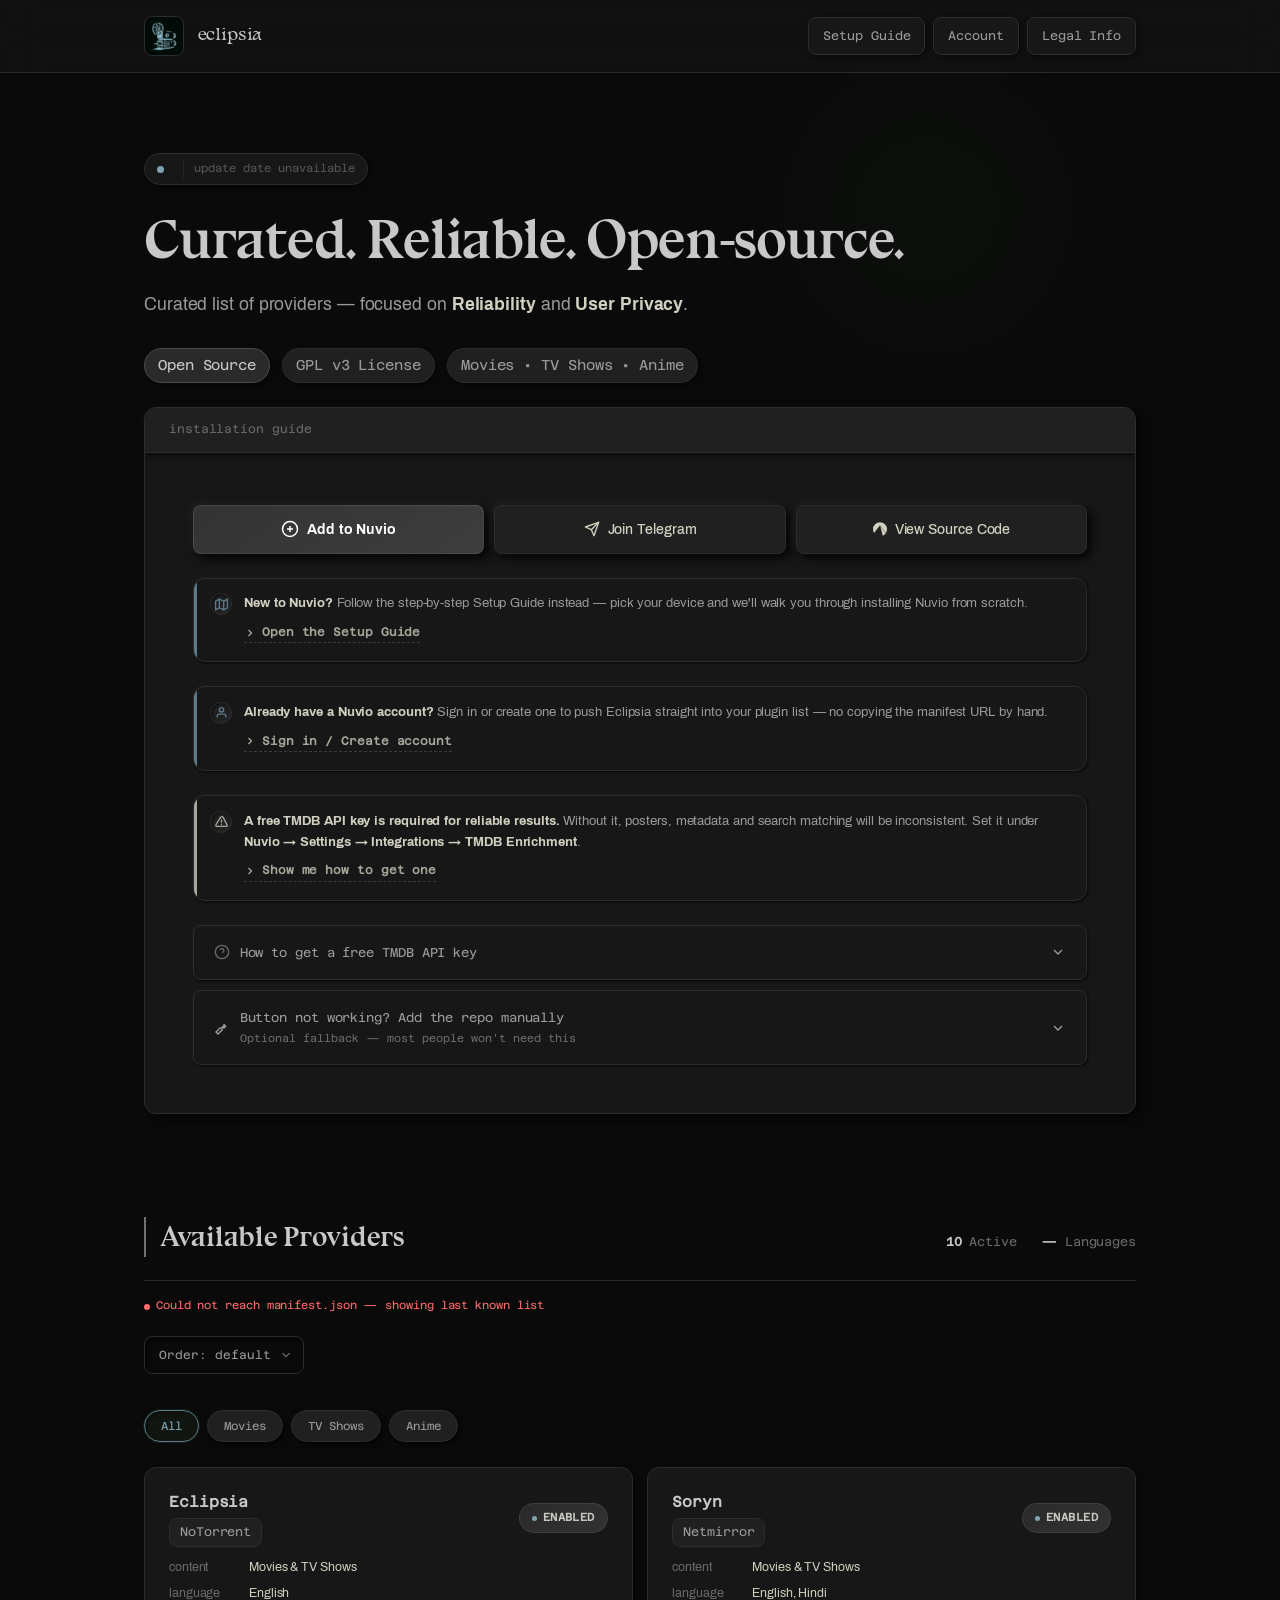
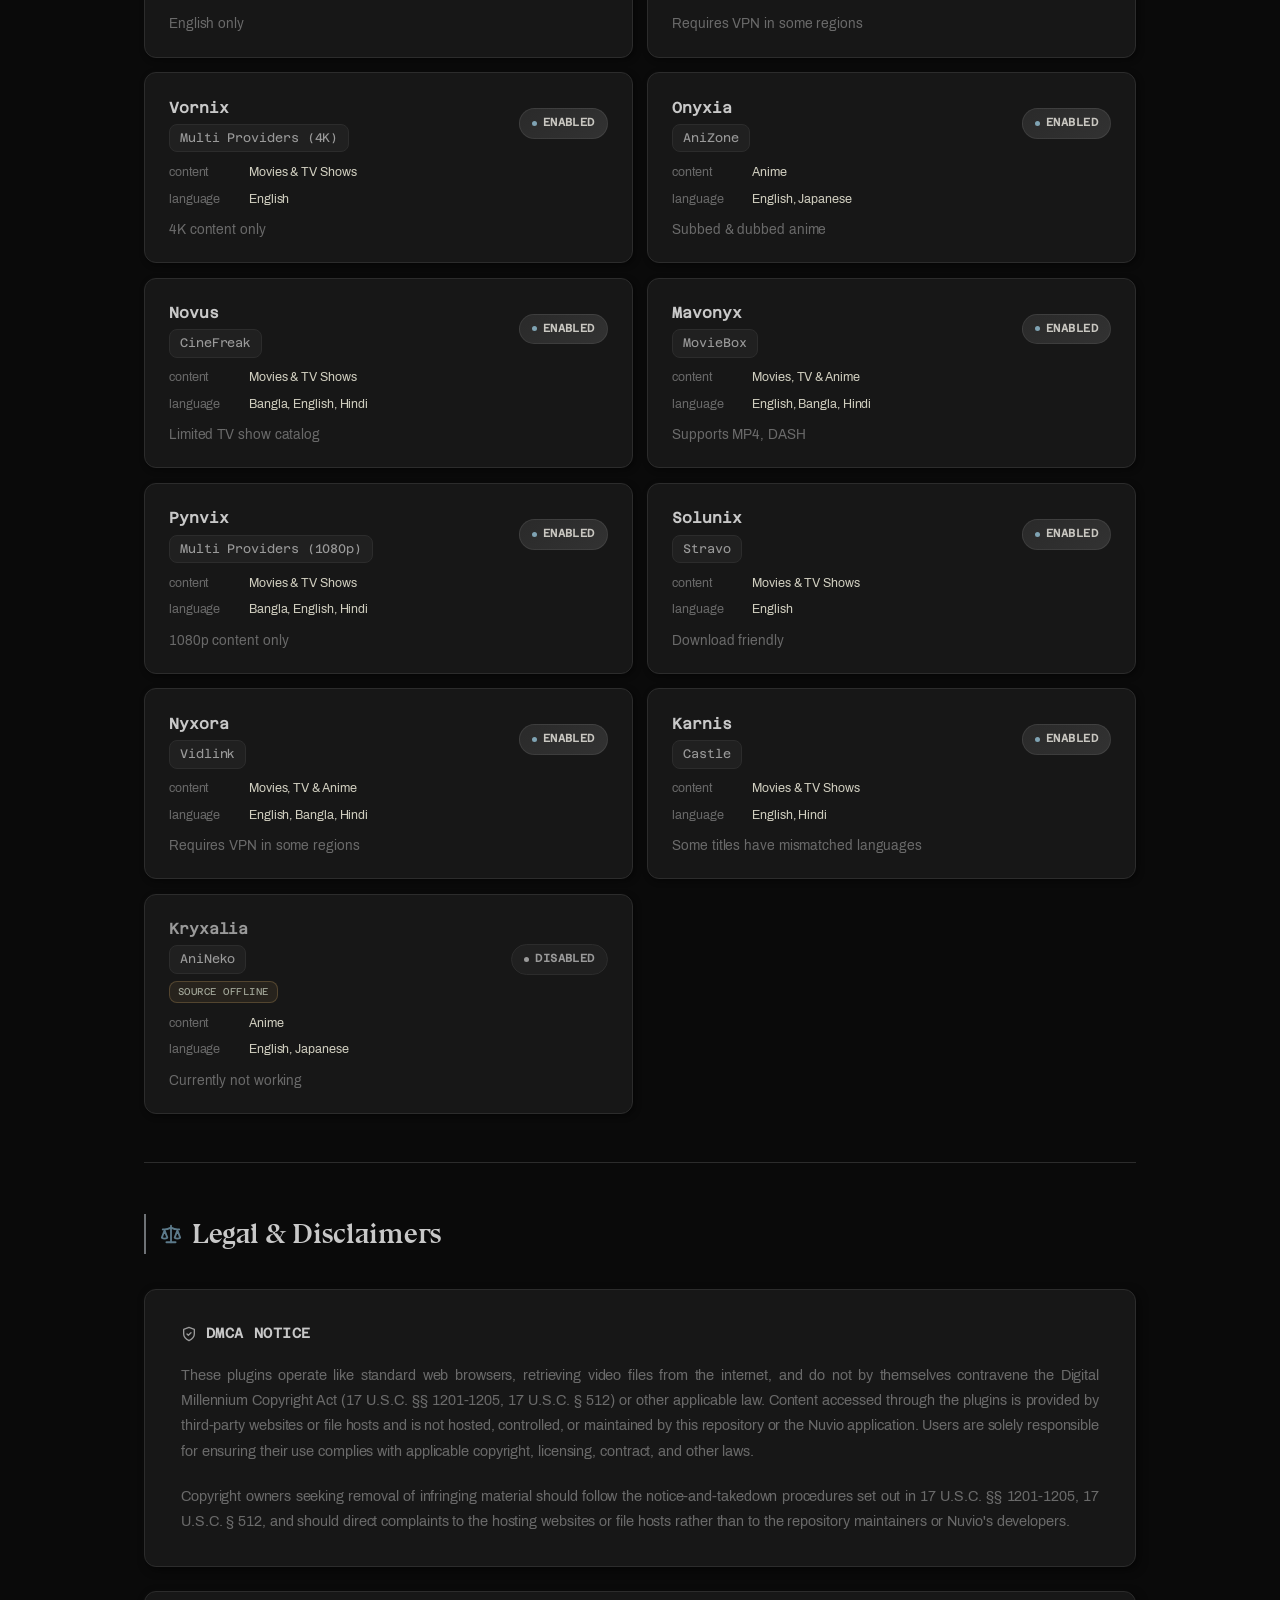
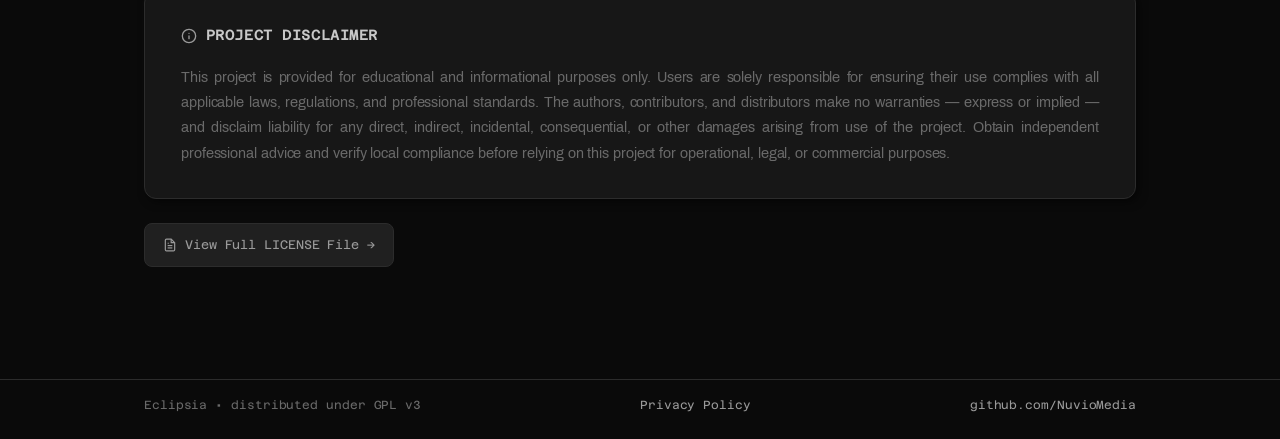
<file: index.html>
<!doctype html>
<html lang="en" data-scroll-behavior="smooth">
<head>
  <meta charset="utf-8">
  <meta name="viewport" content="width=device-width, initial-scale=1, viewport-fit=cover">
    <meta name="mobile-web-app-capable" content="yes">
    <meta name="apple-mobile-web-app-capable" content="yes">
    <meta name="apple-mobile-web-app-status-bar-style" content="black-translucent">
    <meta name="apple-mobile-web-app-title" content="Eclipsia">
    <meta name="format-detection" content="telephone=no">
  <meta name="theme-color" content="#0a0a0a">
  <meta name="referrer" content="no-referrer">
  <meta http-equiv="Content-Security-Policy" content="
    default-src 'self';
    style-src 'self' 'unsafe-inline';
    font-src 'self';
    img-src 'self' data:;
    connect-src 'self' https://codeberg.org;
    script-src 'self';
    base-uri 'self';
    form-action 'none';
  ">
  <meta http-equiv="Permissions-Policy" content="camera=(), microphone=(), geolocation=(), payment=(), usb=(), interest-cohort=()">
  <link rel="icon" type="image/png" href="assets/icon.png">
  <link rel="apple-touch-icon" href="assets/logo.png">

  <title>Eclipsia</title>
  <meta name="description" content="A curated, open-source collection of providers for Nuvio">
  <link rel="stylesheet" href="assets/css/styles.css">
</head>

<body>
  <div class="app-wrapper">
    <header class="site-header">
      <div class="wrap header-inner">
        <div class="brand">
          <div class="brand-icon" aria-hidden="true">
            <img src="assets/logo.png" alt="Eclipsia">
          </div>
          <span class="brand-name">eclipsia</span>
        </div>
        <div class="header-nav-links">
          <a href="guide/" class="nav-action">Setup Guide</a>
          <a href="accounts/" class="nav-action">Account</a>
          <a href="#legal" class="nav-action">Legal Info</a>
        </div>
        <button class="nav-toggle" id="navToggle" type="button" aria-expanded="false" aria-controls="mobileNav" aria-label="Open menu">
          <svg class="nav-toggle-icon icon-menu" viewBox="0 0 24 24" fill="none" stroke="currentColor" stroke-width="2" stroke-linecap="round" stroke-linejoin="round">
            <line x1="3" y1="6" x2="21" y2="6"/>
            <line x1="3" y1="12" x2="21" y2="12"/>
            <line x1="3" y1="18" x2="21" y2="18"/>
          </svg>
          <svg class="nav-toggle-icon icon-close" viewBox="0 0 24 24" fill="none" stroke="currentColor" stroke-width="2" stroke-linecap="round" stroke-linejoin="round">
            <line x1="18" y1="6" x2="6" y2="18"/>
            <line x1="6" y1="6" x2="18" y2="18"/>
          </svg>
        </button>
      </div>
      <div class="mobile-nav" id="mobileNav">
        <a href="#legal" class="mobile-nav-link">Legal Info</a>
      </div>
    </header>

    <main class="wrap">

      <section class="hero" id="heroSection">
        <div class="eyebrow"><a id="manifestVersion" href="https://codeberg.org/eclipsia/eclipsia-nuvio/commits/branch/main" target="_blank" rel="noopener noreferrer" referrerpolicy="no-referrer" style="color:inherit;border-bottom:1px dashed var(--line-strong);padding-bottom:1px;" title="View changelog"></a><span class="updated" id="lastUpdated">syncing…</span></div>

        <h1 class="hero-title">Curated. Reliable. Open-source.</h1>

        <p class="hero-description">
          Curated list of providers — focused on <strong>Reliability</strong> and <strong>User Privacy</strong>.
        </p>

        <div class="hero-meta">
          <span class="meta-badge primary">Open Source</span>
          <span class="meta-badge">GPL v3 License</span>
          <span class="meta-badge">Movies • TV Shows  • Anime</span>
        </div>

        <a class="btn btn-add-top btn-primary" id="btnAddTop" href="nuvio://repo?url=https://codeberg.org/eclipsia/eclipsia-nuvio/raw/branch/main/stable/manifest.json">
          <svg width="18" height="18" viewBox="0 0 24 24" fill="none" stroke="currentColor" stroke-width="2">
            <circle cx="12" cy="12" r="10"/>
            <line x1="12" y1="8" x2="12" y2="16"/>
            <line x1="8" y1="12" x2="16" y2="12"/>
          </svg>
          Add to Nuvio
        </a>

        <a class="fallback-link-mobile" id="fallbackLinkTop" data-opens="manualAddGuide" href="#manualAddGuide" aria-expanded="false">
          Button not working? Add the repo manually
        </a>

        <div class="install-container reveal" id="install">
          <div class="install-titlebar">
            <span class="install-titlebar-label">installation guide</span>
          </div>

          <div class="install-body">
            <div class="action-buttons">
              <a class="btn btn-add-desktop btn-primary" href="nuvio://repo?url=https://codeberg.org/eclipsia/eclipsia-nuvio/raw/branch/main/stable/manifest.json">
                <svg width="18" height="18" viewBox="0 0 24 24" fill="none" stroke="currentColor" stroke-width="2">
                  <circle cx="12" cy="12" r="10"/>
                  <line x1="12" y1="8" x2="12" y2="16"/>
                  <line x1="8" y1="12" x2="16" y2="12"/>
                </svg>
                Add to Nuvio
              </a>
              <a class="btn" href="https://t.me/eclipsia_nuvio" target="_blank" rel="noopener noreferrer" referrerpolicy="no-referrer">
                                <svg width="16" height="16" viewBox="0 0 24 24" fill="none" stroke="currentColor" stroke-width="2" stroke-linecap="round" stroke-linejoin="round">
                                    <line x1="22" y1="2" x2="11" y2="13" />
                                    <polygon points="22 2 15 22 11 13 2 9 22 2" />
                                </svg>
                                Join Telegram
                            </a>
              <a class="btn" href="https://codeberg.org/eclipsia/eclipsia-nuvio" target="_blank" rel="noopener noreferrer" referrerpolicy="no-referrer">
                <svg stroke="currentColor" fill="currentColor" stroke-width="0" role="img" viewBox="0 0 24 24" height="1em" width="1em" xmlns="http://www.w3.org/2000/svg"><title></title><path d="M11.955.49A12 12 0 0 0 0 12.49a12 12 0 0 0 1.832 6.373L11.838 5.928a.187.14 0 0 1 .324 0l10.006 12.935A12 12 0 0 0 24 12.49a12 12 0 0 0-12-12 12 12 0 0 0-.045 0zm.375 6.467l4.416 16.553a12 12 0 0 0 5.137-4.213z"></path></svg>
                View Source Code
              </a>
            </div>

            <div class="warning-banner banner-neutral">
              <span class="mark">
                <svg width="12" height="12" viewBox="0 0 24 24" fill="none" stroke="currentColor" stroke-width="2.5" stroke-linecap="round" stroke-linejoin="round"><polygon points="1 6 1 22 8 18 16 22 23 18 23 2 16 6 8 2 1 6"/><line x1="8" y1="2" x2="8" y2="18"/><line x1="16" y1="6" x2="16" y2="22"/></svg>
              </span>
              <div class="banner-body">
                <p><strong>New to Nuvio?</strong>
                Follow the step-by-step Setup Guide instead — pick your device and we'll walk you through installing Nuvio from scratch.</p>
                <a class="banner-cta" href="guide/" aria-expanded="false">
                  <svg viewBox="0 0 24 24" fill="none" stroke="currentColor" stroke-width="2.5"><polyline points="9 18 15 12 9 6"/></svg>
                  Open the Setup Guide
                </a>
              </div>
            </div>

            <div class="warning-banner banner-neutral">
              <span class="mark">
                <svg width="12" height="12" viewBox="0 0 24 24" fill="none" stroke="currentColor" stroke-width="2.5"><path d="M20 21v-2a4 4 0 0 0-4-4H8a4 4 0 0 0-4 4v2"/><circle cx="12" cy="7" r="4"/></svg>
              </span>
              <div class="banner-body">
                <p><strong>Already have a Nuvio account?</strong>
                Sign in or create one to push Eclipsia straight into your plugin list — no copying the manifest URL by hand.</p>
                <a class="banner-cta" href="accounts/" aria-expanded="false">
                  <svg viewBox="0 0 24 24" fill="none" stroke="currentColor" stroke-width="2.5"><polyline points="9 18 15 12 9 6"/></svg>
                  Sign in / Create account
                </a>
              </div>
            </div>

            <div class="warning-banner">
              <span class="mark">
                <svg viewBox="0 0 24 24" fill="none" stroke="currentColor" stroke-width="2.5" stroke-linecap="round" stroke-linejoin="round"><path d="M12 9v4"/><path d="M10.29 3.86 1.82 18a2 2 0 0 0 1.71 3h16.94a2 2 0 0 0 1.71-3L14.71 3.86a2 2 0 0 0-3.42 0Z"/><path d="M12 17h.01"/></svg>
              </span>
              <div class="banner-body">
                <p><strong>A free TMDB API key is required for reliable results.</strong>
                Without it, posters, metadata and search matching will be inconsistent.
                Set it under <strong>Nuvio → Settings → Integrations → TMDB Enrichment</strong>.</p>
                <a class="banner-cta" data-opens="tmdbGuide" href="#tmdbGuide" aria-expanded="false">
                  <svg viewBox="0 0 24 24" fill="none" stroke="currentColor" stroke-width="2.5"><polyline points="9 18 15 12 9 6"/></svg>
                  Show me how to get one
                </a>
              </div>
            </div>

            <details class="manual-toggle" id="tmdbGuide">
              <summary>
                <span class="summary-label">
                  <svg class="summary-icon" viewBox="0 0 24 24" fill="none" stroke="currentColor" stroke-width="2"><circle cx="12" cy="12" r="10"/><path d="M9.09 9a3 3 0 0 1 5.83 1c0 2-3 3-3 3"/><line x1="12" y1="17" x2="12.01" y2="17"/></svg>
                  How to get a free TMDB API key
                </span>
                <svg class="chev" width="16" height="16" viewBox="0 0 24 24" fill="none" stroke="currentColor" stroke-width="2">
                  <polyline points="6 9 12 15 18 9"/>
                </svg>
              </summary>
              <div class="manual-toggle-body">
                <div class="guide-steps">
                  <div class="guide-step">
                    <span class="num">1</span>
                    <span class="txt">Create a free account at
                      <a href="https://www.themoviedb.org/signup" target="_blank" rel="noopener noreferrer" referrerpolicy="no-referrer">themoviedb.org</a>.
                    </span>
                  </div>
                  <div class="guide-step">
                    <span class="num">2</span>
                    <span class="txt">Once logged in, go to
                      <code>Settings</code> → <code>API</code>, then click
                      <code>Create</code> under "Request an API Key".
                    </span>
                  </div>
                  <div class="guide-step">
                    <span class="num">3</span>
                    <span class="txt">Choose <code>Developer</code>, accept the terms, and fill in the short application form. For personal use, "Application Name" and "Application URL" can be anything (e.g. <code>https://nuvio.tv</code> etc).</span>
                  </div>
                  <div class="guide-step">
                    <span class="num">4</span>
                    <span class="txt">Once approved (usually instant), copy the <code>API Key (v3 auth)</code> value from your new API settings page.</span>
                  </div>
                  <div class="guide-step">
                    <span class="num">5</span>
                    <span class="txt">Paste it into <code>Nuvio → Settings → Integrations → TMDB Enrichment</code> and save.</span>
                  </div>
                </div>
                <div class="guide-note">Free tier is more than enough for personal use — no billing details required.</div>
              </div>
            </details>

            <details class="manual-toggle is-fallback" id="manualAddGuide">
              <summary>
                <span class="summary-label">
                  <svg class="summary-icon" viewBox="0 0 24 24" fill="none" stroke="currentColor" stroke-width="2">
                    <path d="M14.7 6.3a4 4 0 0 1-5.4 5.4L3 18l3 3 6.3-6.3a4 4 0 0 1 5.4-5.4l-2.8 2.8-2-2 2.8-2.8Z"/>
                  </svg>
                  <span class="summary-text">
                    <span>Button not working? Add the repo manually</span>
                    <span class="summary-sub">Optional fallback — most people won't need this</span>
                  </span>
                </span>
                <svg class="chev" width="16" height="16" viewBox="0 0 24 24" fill="none" stroke="currentColor" stroke-width="2">
                  <polyline points="6 9 12 15 18 9"/>
                </svg>
              </summary>
              <div class="manual-toggle-body">
                <div class="step-label">Step 01 — Open plugin settings</div>
                <div class="path-row">
                  <span class="seg">Nuvio</span><span class="sep">→</span>
                  <span class="seg">Settings</span><span class="sep">→</span>
                  <span class="seg">Content & Discovery</span><span class="sep">→</span>
                  <span class="seg">Plugins</span>
                </div>

                <div class="step-label">Step 02 — Copy repository URL below</div>
                <div class="repo-url-box">
                  <div class="repo-url-label">Repository URL</div>
                  <div class="repo-url-field">
                    <div class="repo-url-value" id="manifestUrlText">https://codeberg.org/eclipsia/eclipsia-nuvio/raw/branch/main/stable/manifest.json</div>
                    <button class="repo-copy-btn" id="copyRepoBtn" type="button">
                      <svg width="16" height="16" viewBox="0 0 24 24" fill="none" stroke="currentColor" stroke-width="2">
                        <rect x="9" y="9" width="13" height="13" rx="2"/>
                        <path d="M5 15V5a2 2 0 0 1 2-2h10"/>
                      </svg>
                      <span id="repoCopyText">Copy Link</span>
                    </button>
                  </div>
                </div>
              </div>
            </details>

            
        </div>
      </section>

      <button class="fab-top" id="fabTop" type="button" aria-label="Back to top">
        <svg viewBox="0 0 24 24" fill="none" stroke="currentColor" stroke-width="2" stroke-linecap="round" stroke-linejoin="round">
          <line x1="12" y1="19" x2="12" y2="5"/>
          <polyline points="5 12 12 5 19 12"/>
        </svg>
      </button>

      <section class="providers-section reveal">
        <div class="section-head">
          <h2>Available Providers</h2>
          <div class="section-stats">
            <span><b id="statActive">10</b> Active</span>
            <span><b id="statLangs">3+</b> Languages</span>
          </div>
        </div>

        <p class="sync-status" id="syncStatus">Loading providers from manifest.json…</p>

        <button class="manual-toggle providers-toggle-btn" id="providersToggleBtn" type="button" aria-expanded="false" aria-controls="providersBody">
          <span>Show Available Providers</span>
          <svg class="chev" width="16" height="16" viewBox="0 0 24 24" fill="none" stroke="currentColor" stroke-width="2">
            <polyline points="6 9 12 15 18 9"/>
          </svg>
        </button>

        <div class="providers-body" id="providersBody">
          <div class="providers-controls">
            <select class="provider-sort" id="providerSort" aria-label="Sort providers">
              <option value="default">Order: default</option>
              <option value="name-asc">Name A–Z</option>
              <option value="name-desc">Name Z–A</option>
              <option value="active-first">Active first</option>
            </select>
          </div>

          <div class="filter-bar" id="filterBar" role="group" aria-label="Filter providers by content type">
            <button class="filter-chip active" data-filter="all" type="button">All</button>
            <button class="filter-chip" data-filter="movies" type="button">Movies</button>
            <button class="filter-chip" data-filter="tv" type="button">TV Shows</button>
            <button class="filter-chip" data-filter="anime" type="button">Anime</button>
          </div>

          <div class="col-head">
            <span>Provider Name</span>
            <span>Coverage Details</span>
            <span>Notes</span>
            <span class="end">Status</span>
          </div>

          <div class="manifest-list" id="scraperCards"></div>
          <p class="no-results" id="noResults">No providers match this filter.</p>
        </div>
      </section>

      <section id="legal" class="legal-section reveal">
        <div class="section-head legal-head">
          <h2>
            <svg viewBox="0 0 24 24" fill="none" stroke="currentColor" stroke-width="2" stroke-linecap="round" stroke-linejoin="round">
              <path d="m16 16 3-8 3 8c-.87.65-1.92 1-3 1s-2.13-.35-3-1Z"/>
              <path d="m2 16 3-8 3 8c-.87.65-1.92 1-3 1s-2.13-.35-3-1Z"/>
              <path d="M7 21h10"/>
              <path d="M12 3v18"/>
              <path d="M3 7h2c2 0 5-1 7-2 2 1 5 2 7 2h2"/>
            </svg>
            Legal & Disclaimers
          </h2>
        </div>

        <div class="legal-block">
          <h3>
            <svg viewBox="0 0 24 24" fill="none" stroke="currentColor" stroke-width="2" stroke-linecap="round" stroke-linejoin="round">
              <path d="M12 22s8-4 8-10V5l-8-3-8 3v7c0 6 8 10 8 10Z"/>
              <path d="M9 12l2 2 4-4"/>
            </svg>
            DMCA Notice
          </h3>
          <p style="text-align: justify">
            These plugins operate like standard web browsers, retrieving video files from the internet,
            and do not by themselves contravene the Digital Millennium Copyright Act
            (17 U.S.C. §§ 1201-1205, 17 U.S.C. § 512) or other applicable law. Content accessed through
            the plugins is provided by third-party websites or file hosts and is not hosted, controlled,
            or maintained by this repository or the Nuvio application. Users are solely responsible for
            ensuring their use complies with applicable copyright, licensing, contract, and other laws.
          </p>
          <p style="text-align: justify">
            Copyright owners seeking removal of infringing material should follow the notice-and-takedown
            procedures set out in 17 U.S.C. §§ 1201-1205, 17 U.S.C. § 512, and should direct complaints to
            the hosting websites or file hosts rather than to the repository maintainers or Nuvio's developers.
          </p>
        </div>
        
        <div class="legal-block">
          <h3>
            <svg viewBox="0 0 24 24" fill="none" stroke="currentColor" stroke-width="2" stroke-linecap="round" stroke-linejoin="round">
              <circle cx="12" cy="12" r="10"/>
              <line x1="12" y1="16" x2="12" y2="12"/>
              <line x1="12" y1="8" x2="12.01" y2="8"/>
            </svg>
            Project Disclaimer
          </h3>
          <p style="text-align: justify">
            This project is provided for educational and informational purposes only. Users are solely
            responsible for ensuring their use complies with all applicable laws, regulations, and
            professional standards. The authors, contributors, and distributors make no warranties —
            express or implied — and disclaim liability for any direct, indirect, incidental, consequential,
            or other damages arising from use of the project. Obtain independent professional advice and
            verify local compliance before relying on this project for operational, legal, or commercial purposes.
          </p>
        </div>

        <a href="https://codeberg.org/eclipsia/eclipsia-nuvio/src/branch/main/LICENSE" target="_blank" rel="noopener noreferrer" referrerpolicy="no-referrer" class="license-link">
  <svg width="16" height="16" viewBox="0 0 24 24" fill="none" stroke="currentColor" stroke-width="2">
    <path d="M14 2H6a2 2 0 0 0-2 2v16a2 2 0 0 0 2 2h12a2 2 0 0 0 2-2V8z"/>
    <polyline points="14,2 14,8 20,8"/>
    <line x1="16" y1="13" x2="8" y2="13"/>
    <line x1="16" y1="17" x2="8" y2="17"/>
    <polyline points="10,9 9,9 8,9"/>
  </svg>
  View Full LICENSE File →
</a>
      </section>

    </main>

    <footer class="site-footer">
      <div class="wrap footer-content">
        <span>Eclipsia • distributed under GPL v3</span>
        <a class="footer-link" href="privacy/">Privacy Policy</a>
        <a class="footer-link" href="https://github.com/NuvioMedia" target="_blank" rel="noopener noreferrer" referrerpolicy="no-referrer">github.com/NuvioMedia</a>
      </div>
    </footer>

    <nav class="mobile-tabbar" id="mobileTabbar" aria-label="Primary">
      <a class="tabbar-item" href="./">
        <svg viewBox="0 0 24 24" fill="none" stroke="currentColor" stroke-width="2" stroke-linecap="round" stroke-linejoin="round"><path d="M3 9.5 12 3l9 6.5V21a1 1 0 0 1-1 1h-5v-7H9v7H4a1 1 0 0 1-1-1Z"/></svg>
        <span>Home</span>
      </a>
      <a class="tabbar-item" href="guide/">
        <svg viewBox="0 0 24 24" fill="none" stroke="currentColor" stroke-width="2" stroke-linecap="round" stroke-linejoin="round"><path d="M4 19.5A2.5 2.5 0 0 1 6.5 17H20"/><path d="M6.5 2H20v20H6.5A2.5 2.5 0 0 1 4 19.5v-15A2.5 2.5 0 0 1 6.5 2Z"/></svg>
        <span>Guide</span>
      </a>
      <a class="tabbar-item" href="accounts/">
        <svg viewBox="0 0 24 24" fill="none" stroke="currentColor" stroke-width="2" stroke-linecap="round" stroke-linejoin="round"><circle cx="12" cy="8" r="4"/><path d="M4 21c0-4 3.5-6.5 8-6.5s8 2.5 8 6.5"/></svg>
        <span>Account</span>
      </a>
    </nav>

  </div>

  <script src="assets/js/app.js" defer></script>
  <script src="assets/js/mobile-app.js" defer></script>
</body>
</html>
</file>
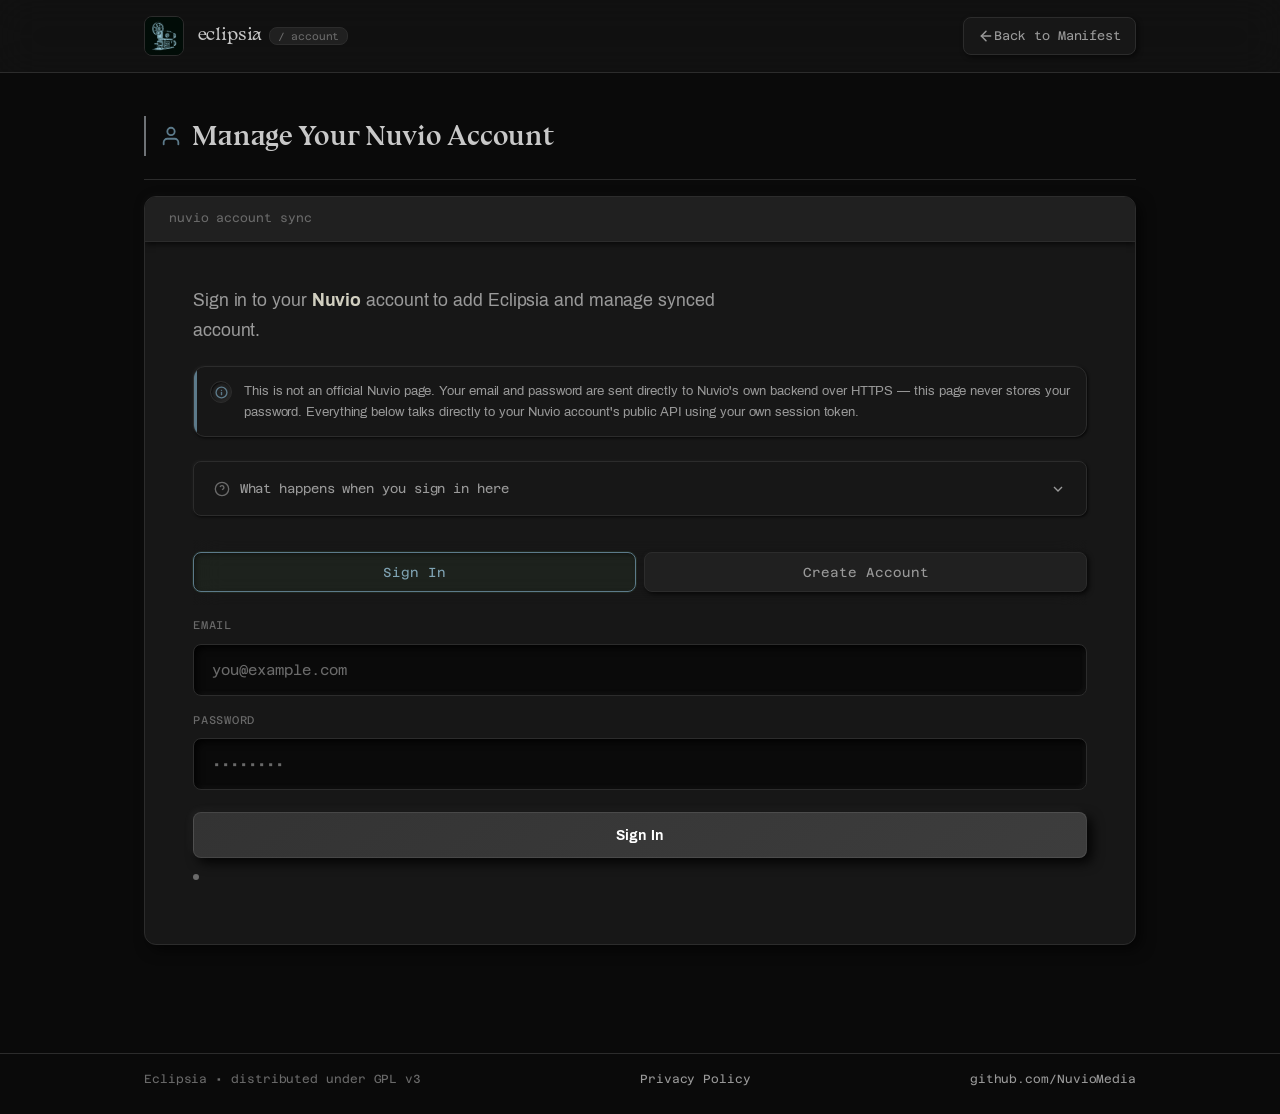
<file: accounts/index.html>
<!doctype html>
<html lang="en" data-scroll-behavior="smooth">
  <head>
    <meta charset="utf-8" />
    <meta
      name="viewport"
      content="width=device-width, initial-scale=1, viewport-fit=cover"
    />
    <meta name="mobile-web-app-capable" content="yes" />
    <meta name="apple-mobile-web-app-capable" content="yes" />
    <meta
      name="apple-mobile-web-app-status-bar-style"
      content="black-translucent"
    />
    <meta name="apple-mobile-web-app-title" content="Eclipsia" />
    <meta name="format-detection" content="telephone=no" />
    <meta name="theme-color" content="#0a0a0a" />
    <meta name="referrer" content="no-referrer" />
    <meta
      http-equiv="Content-Security-Policy"
      content="
    default-src 'self';
    style-src 'self' 'unsafe-inline';
    font-src 'self';
    img-src 'self' data:;
    connect-src 'self' https://api.nuvio.tv;
    script-src 'self';
    base-uri 'self';
    form-action 'none';
  "
    />
    <meta
      http-equiv="Permissions-Policy"
      content="camera=(), microphone=(), geolocation=(), payment=(), usb=(), interest-cohort=()"
    />
    <meta name="robots" content="noindex" />
    <link rel="icon" type="image/png" href="../assets/icon.png" />
    <link rel="apple-touch-icon" href="../assets/logo.png" />

    <title>Account — Eclipsia</title>
    <meta name="description" content="Manage your Nuvio account" />

    <link rel="stylesheet" href="../assets/css/styles.css" />
  </head>

  <body>
    <div class="app-wrapper">
      <header class="site-header">
        <div class="wrap header-inner">
          <a class="brand" href="../" style="min-width: 0">
            <div class="brand-icon" aria-hidden="true">
              <img src="../assets/logo.png" alt="Eclipsia" />
            </div>
            <span class="brand-name"
              >eclipsia<span class="brand-tag">/ account</span></span
            >
          </a>
          <div class="header-nav-links header-nav-links--persist">
            <a href="../" class="nav-action nav-action--back">
              <svg
                width="16"
                height="16"
                viewBox="0 0 24 24"
                fill="none"
                stroke="currentColor"
                stroke-width="2.2"
                stroke-linecap="round"
                stroke-linejoin="round"
              >
                <path d="M19 12H5" />
                <path d="M12 19l-7-7 7-7" />
              </svg>
              <span class="nav-action-label">Back to Manifest</span>
            </a>
          </div>
        </div>
      </header>

      <main class="wrap">
        <section class="account-section" style="padding-top: 2.5rem">
          <div class="section-head">
            <h2>
              <svg
                viewBox="0 0 24 24"
                fill="none"
                stroke="currentColor"
                stroke-width="2"
                stroke-linecap="round"
                stroke-linejoin="round"
              >
                <path d="M20 21v-2a4 4 0 0 0-4-4H8a4 4 0 0 0-4 4v2" />
                <circle cx="12" cy="7" r="4" />
              </svg>
              Manage Your Nuvio Account
            </h2>
          </div>

          <div class="install-container" id="accountCard">
            <div class="install-titlebar">
              <span class="install-titlebar-label">nuvio account sync</span>
            </div>

            <div class="install-body">
              <p class="hero-description" style="margin-bottom: 1.25rem">
                Sign in to your <strong>Nuvio</strong> account to add Eclipsia
                and manage synced account.
              </p>

              <div class="warning-banner banner-neutral">
                <span class="mark">
                  <svg
                    viewBox="0 0 24 24"
                    fill="none"
                    stroke="currentColor"
                    stroke-width="2.5"
                    stroke-linecap="round"
                    stroke-linejoin="round"
                  >
                    <circle cx="12" cy="12" r="10" />
                    <path d="M12 16v-4" />
                    <path d="M12 8h.01" />
                  </svg>
                </span>
                <div class="banner-body">
                  <p align="justify">
                    This is not an official Nuvio page. Your email and password
                    are sent directly to Nuvio's own backend over HTTPS — this
                    page never stores your password. Everything below talks
                    directly to your Nuvio account's public API using your own
                    session token.
                  </p>
                </div>
              </div>

              <details class="manual-toggle" id="signinPrivacyNote">
                <summary>
                  <span class="summary-label">
                    <svg
                      class="summary-icon"
                      viewBox="0 0 24 24"
                      fill="none"
                      stroke="currentColor"
                      stroke-width="2"
                    >
                      <circle cx="12" cy="12" r="10" />
                      <path d="M9.09 9a3 3 0 0 1 5.83 1c0 2-3 3-3 3" />
                      <line x1="12" y1="17" x2="12.01" y2="17" />
                    </svg>
                    What happens when you sign in here
                  </span>
                  <svg
                    class="chev"
                    width="16"
                    height="16"
                    viewBox="0 0 24 24"
                    fill="none"
                    stroke="currentColor"
                    stroke-width="2"
                  >
                    <polyline points="6 9 12 15 18 9" />
                  </svg>
                </summary>
                <div class="manual-toggle-body">
                  <div class="privacy-note-block">
                    <ul>
                      <li>
                        <strong
                          >Your credentials go straight to Nuvio's
                          Servers</strong
                        >
                        over HTTPS — they never pass through or get logged by
                        this site itself.
                      </li>
                      <li>
                        <strong
                          >Your session token is kept in this browser tab
                          only</strong
                        >
                        (sessionStorage, not localStorage), so it's cleared
                        automatically when you close the tab.
                      </li>
                      <li>
                        <strong
                          >Every action below is scoped to your own
                          account</strong
                        >
                        and only touches the resource you explicitly edit (a
                        single profile's plugins, a single profile's library,
                        etc.).
                      </li>
                      <li>
                        <strong
                          >Full-replace actions are labeled clearly.</strong
                        >
                        Addons, plugins, library, profiles, and collections use
                        "full replace" sync — removing something from a list and
                        saving deletes it from your account. Watch progress and
                        watch history use non-destructive merge, so pushes never
                        delete existing entries; use the explicit Delete button
                        for those.
                      </li>
                      <li>
                        <strong
                          >No analytics or tracking scripts run on this
                          page</strong
                        >
                        — the site's Content-Security-Policy only allows
                        requests to Nuvio's backend and nowhere else.
                      </li>
                      <li>
                        Prefer not to enter your password on a third-party page?
                        You can always add the plugin manually from the
                        <a
                          href="../#install"
                          style="
                            color: var(--ink-secondary);
                            border-bottom: 1px dashed var(--line-hover);
                          "
                          >homepage install guide</a
                        >
                        instead — no account needed.
                      </li>
                    </ul>
                  </div>
                </div>
              </details>

              <div id="authSignedOut">
                <div
                  class="filter-bar auth-tabs"
                  id="authTabs"
                  role="group"
                  aria-label="Choose sign in or create account"
                >
                  <button
                    class="filter-chip active"
                    data-auth-tab="signin"
                    type="button"
                  >
                    Sign In
                  </button>
                  <button
                    class="filter-chip"
                    data-auth-tab="signup"
                    type="button"
                  >
                    Create Account
                  </button>
                </div>

                <form class="account-form" id="authForm" novalidate>
                  <div class="form-field">
                    <label class="form-label" for="authEmail">Email</label>
                    <input
                      class="form-input"
                      type="email"
                      id="authEmail"
                      name="email"
                      placeholder="you@example.com"
                      autocomplete="email"
                      required
                    />
                  </div>
                  <div class="form-field">
                    <label class="form-label" for="authPassword"
                      >Password</label
                    >
                    <input
                      class="form-input"
                      type="password"
                      id="authPassword"
                      name="password"
                      placeholder="••••••••"
                      autocomplete="current-password"
                      minlength="6"
                      required
                    />
                  </div>
                  <button
                    class="btn btn-primary"
                    type="submit"
                    id="authSubmitBtn"
                  >
                    Sign In
                  </button>
                </form>

                <p class="sync-status" id="authStatus"></p>
              </div>

              <div id="authSignedIn" style="display: none">
                <div class="account-user-row">
                  <span class="who" id="authWhoami"></span>
                  <button class="link-btn" id="signOutBtn" type="button">
                    Sign out
                  </button>
                </div>

                <div class="guide-note" style="margin-bottom: 1.25rem">
                  For full account settings — password/email changes, full
                  profile settings, and more — visit
                  <a
                    href="https://nuvio.tv/account/login"
                    target="_blank"
                    rel="noopener noreferrer"
                    referrerpolicy="no-referrer"
                    style="color: var(--accent-ok)"
                    ><strong>nuvio.tv/account/login</strong></a
                  >
                  directly on Nuvio's own site.
                </div>

                <div class="form-field" style="margin-bottom: 1.25rem">
                  <label class="form-label" for="profileSelect"
                    >Active profile</label
                  >
                  <select class="form-input" id="profileSelect"></select>
                </div>

                <div
                  class="filter-bar panel-nav"
                  id="panelNav"
                  role="tablist"
                  aria-label="Account sections"
                >
                  <button
                    class="filter-chip active"
                    data-panel="plugins"
                    type="button"
                  >
                    Plugins
                  </button>
                  <button class="filter-chip" data-panel="addons" type="button">
                    Addons
                  </button>
                  <button
                    class="filter-chip"
                    data-panel="library"
                    type="button"
                  >
                    Library
                  </button>
                  <button
                    class="filter-chip"
                    data-panel="progress"
                    type="button"
                  >
                    Watch Progress
                  </button>
                  <button
                    class="filter-chip"
                    data-panel="history"
                    type="button"
                  >
                    Watch History
                  </button>
                  <button
                    class="filter-chip"
                    data-panel="settings"
                    type="button"
                  >
                    Settings
                  </button>
                  <button
                    class="filter-chip"
                    data-panel="homeCatalog"
                    type="button"
                  >
                    Home Catalog
                  </button>
                  <button
                    class="filter-chip"
                    data-panel="collections"
                    type="button"
                  >
                    Collections
                  </button>
                  <button
                    class="filter-chip"
                    data-panel="profileManager"
                    type="button"
                  >
                    Profiles
                  </button>
                  <button
                    class="filter-chip"
                    data-panel="dashboard"
                    type="button"
                  >
                    Dashboard
                  </button>
                </div>

                <select
                  class="form-input panel-nav-select"
                  id="panelNavSelect"
                  aria-label="Account sections"
                >
                  <option value="plugins" selected>Plugins</option>
                  <option value="addons">Addons</option>
                  <option value="library">Library</option>
                  <option value="progress">Watch Progress</option>
                  <option value="history">Watch History</option>
                  <option value="settings">Settings</option>
                  <option value="homeCatalog">Home Catalog</option>
                  <option value="collections">Collections</option>
                  <option value="profileManager">Profiles</option>
                  <option value="dashboard">Dashboard</option>
                </select>

                <div id="panels">
                  <div class="panel" data-panel="plugins">
                    <div class="panel-head">
                      <p class="panel-desc">
                        Content source plugins for the active profile. Full
                        replace — removing a row and saving deletes it from your
                        account.
                      </p>
                    </div>
                    <div class="action-buttons" style="margin-bottom: 1rem">
                      <button
                        class="btn btn-primary"
                        id="quickAddEclipsiaBtn"
                        type="button"
                      >
                        Add Eclipsia to This Profile
                      </button>
                      <select
                        class="form-input quick-add-select"
                        id="quickAddManifestSelect"
                        aria-label="Eclipsia manifest variant"
                      >
                        <option value="stable" selected>Stable</option>
                        <option value="english">English</option>
                        <option value="main">Main</option>
                      </select>
                    </div>
                    <div class="resource-list" id="pluginsList"></div>
                    <p class="sync-status" id="pluginsStatus"></p>
                  </div>

                  <div class="panel" data-panel="addons" style="display: none">
                    <div class="panel-head">
                      <p class="panel-desc">
                        Catalog / metadata / subtitle / playback addons for the
                        active profile. Full replace.
                      </p>
                    </div>
                    <div class="action-buttons" style="margin-bottom: 1rem">
                      <button
                        class="btn btn-primary"
                        id="addAddonBtn"
                        type="button"
                      >
                        Add Addon…
                      </button>
                    </div>
                    <div class="resource-list" id="addonsList"></div>
                    <p class="sync-status" id="addonsStatus"></p>
                  </div>

                  <div class="panel" data-panel="library" style="display: none">
                    <div class="panel-head">
                      <p class="panel-desc">
                        Saved / favorited titles for the active profile. Full
                        replace.
                      </p>
                    </div>
                    <div class="resource-list" id="libraryList"></div>
                    <p class="sync-status" id="libraryStatus"></p>
                  </div>

                  <div
                    class="panel"
                    data-panel="progress"
                    style="display: none"
                  >
                    <div class="panel-head">
                      <p class="panel-desc">
                        "Continue watching" entries for the active profile.
                        Non-destructive merge on push — use Delete to remove an
                        entry.
                      </p>
                    </div>
                    <div class="resource-list" id="progressList"></div>
                    <p class="sync-status" id="progressStatus"></p>
                  </div>

                  <div class="panel" data-panel="history" style="display: none">
                    <div class="panel-head">
                      <p class="panel-desc">
                        Playback history for the active profile. Non-destructive
                        merge on push — use Delete to remove an entry.
                      </p>
                    </div>
                    <div class="resource-list" id="historyList"></div>
                    <p class="sync-status" id="historyStatus"></p>
                  </div>

                  <div
                    class="panel"
                    data-panel="settings"
                    style="display: none"
                  >
                    <div class="panel-head">
                      <p class="panel-desc">
                        Raw settings blob (theme, player quality, subtitle
                        language, autoplay, etc.) for the active profile on the
                        "tv" platform namespace. Edit the JSON directly — saving
                        fully replaces this blob.
                      </p>
                    </div>
                    <textarea
                      class="form-input json-editor"
                      id="settingsJson"
                      rows="10"
                      spellcheck="false"
                    ></textarea>
                    <div class="action-buttons" style="margin-top: 0.75rem">
                      <button
                        class="btn btn-primary"
                        id="settingsSaveBtn"
                        type="button"
                      >
                        Save
                      </button>
                      <button class="btn" id="settingsReloadBtn" type="button">
                        Reload
                      </button>
                    </div>
                    <p class="sync-status" id="settingsStatus"></p>
                  </div>

                  <div
                    class="panel"
                    data-panel="homeCatalog"
                    style="display: none"
                  >
                    <div class="panel-head">
                      <p class="panel-desc">
                        Home screen layout / hidden catalogs for the active
                        profile on the "tv" platform namespace. Saving fully
                        replaces this blob.
                      </p>
                    </div>
                    <textarea
                      class="form-input json-editor"
                      id="homeCatalogJson"
                      rows="10"
                      spellcheck="false"
                    ></textarea>
                    <div class="action-buttons" style="margin-top: 0.75rem">
                      <button
                        class="btn btn-primary"
                        id="homeCatalogSaveBtn"
                        type="button"
                      >
                        Save
                      </button>
                      <button
                        class="btn"
                        id="homeCatalogReloadBtn"
                        type="button"
                      >
                        Reload
                      </button>
                    </div>
                    <p class="sync-status" id="homeCatalogStatus"></p>
                  </div>

                  <div
                    class="panel"
                    data-panel="collections"
                    style="display: none"
                  >
                    <div class="panel-head">
                      <p class="panel-desc">
                        Curated collections / folders for the active profile.
                        Saving fully replaces the collections list — push an
                        empty array to clear it.
                      </p>
                    </div>
                    <textarea
                      class="form-input json-editor"
                      id="collectionsJson"
                      rows="10"
                      spellcheck="false"
                    ></textarea>
                    <div class="action-buttons" style="margin-top: 0.75rem">
                      <button
                        class="btn btn-primary"
                        id="collectionsSaveBtn"
                        type="button"
                      >
                        Save
                      </button>
                      <button
                        class="btn"
                        id="collectionsReloadBtn"
                        type="button"
                      >
                        Reload
                      </button>
                    </div>
                    <p class="sync-status" id="collectionsStatus"></p>
                  </div>

                  <div
                    class="panel"
                    data-panel="profileManager"
                    style="display: none"
                  >
                    <div class="panel-head">
                      <p class="panel-desc">
                        Rename profiles, recolor them, assign a catalog avatar,
                        toggle addon/plugin sharing with profile 1, add a new
                        profile, or permanently delete a profile and all of its
                        data.
                      </p>
                    </div>
                    <div class="action-buttons" style="margin-bottom: 1rem">
                      <button
                        class="btn btn-primary"
                        id="addProfileBtn"
                        type="button"
                      >
                        Add Profile
                      </button>
                    </div>
                    <div id="profileManagerList"></div>
                    <p class="sync-status" id="profileManagerStatus"></p>
                  </div>

                  <div
                    class="panel"
                    data-panel="dashboard"
                    style="display: none"
                  >
                    <div class="panel-head">
                      <p class="panel-desc">
                        A quick summary of what's synced across all your
                        profiles, plus live API health.
                      </p>
                    </div>
                    <div id="dashboardHealth"></div>
                    <div id="dashboardOverview"></div>
                    <p class="sync-status" id="dashboardStatus"></p>
                  </div>
                </div>
              </div>
            </div>
          </div>
        </section>
      </main>

      <footer class="site-footer">
        <div class="wrap footer-content">
          <span>Eclipsia • distributed under GPL v3</span>
          <a class="footer-link" href="../privacy/">Privacy Policy</a>
          <a
            class="footer-link"
            href="https://github.com/NuvioMedia"
            target="_blank"
            rel="noopener noreferrer"
            referrerpolicy="no-referrer"
            >github.com/NuvioMedia</a
          >
        </div>
      </footer>

      <nav class="mobile-tabbar" id="mobileTabbar" aria-label="Primary">
        <a class="tabbar-item" href="../">
          <svg
            viewBox="0 0 24 24"
            fill="none"
            stroke="currentColor"
            stroke-width="2"
            stroke-linecap="round"
            stroke-linejoin="round"
          >
            <path
              d="M3 9.5 12 3l9 6.5V21a1 1 0 0 1-1 1h-5v-7H9v7H4a1 1 0 0 1-1-1Z"
            />
          </svg>
          <span>Home</span>
        </a>
        <a class="tabbar-item" href="../guide/">
          <svg
            viewBox="0 0 24 24"
            fill="none"
            stroke="currentColor"
            stroke-width="2"
            stroke-linecap="round"
            stroke-linejoin="round"
          >
            <path d="M4 19.5A2.5 2.5 0 0 1 6.5 17H20" />
            <path
              d="M6.5 2H20v20H6.5A2.5 2.5 0 0 1 4 19.5v-15A2.5 2.5 0 0 1 6.5 2Z"
            />
          </svg>
          <span>Guide</span>
        </a>
        <a class="tabbar-item" href="./">
          <svg
            viewBox="0 0 24 24"
            fill="none"
            stroke="currentColor"
            stroke-width="2"
            stroke-linecap="round"
            stroke-linejoin="round"
          >
            <circle cx="12" cy="8" r="4" />
            <path d="M4 21c0-4 3.5-6.5 8-6.5s8 2.5 8 6.5" />
          </svg>
          <span>Account</span>
        </a>
      </nav>
    </div>

    <script src="../assets/js/nuvio-client.js"></script>
    <script src="../assets/js/account.js" defer></script>
    <script src="../assets/js/mobile-app.js" defer></script>
  </body>
</html>
</file>
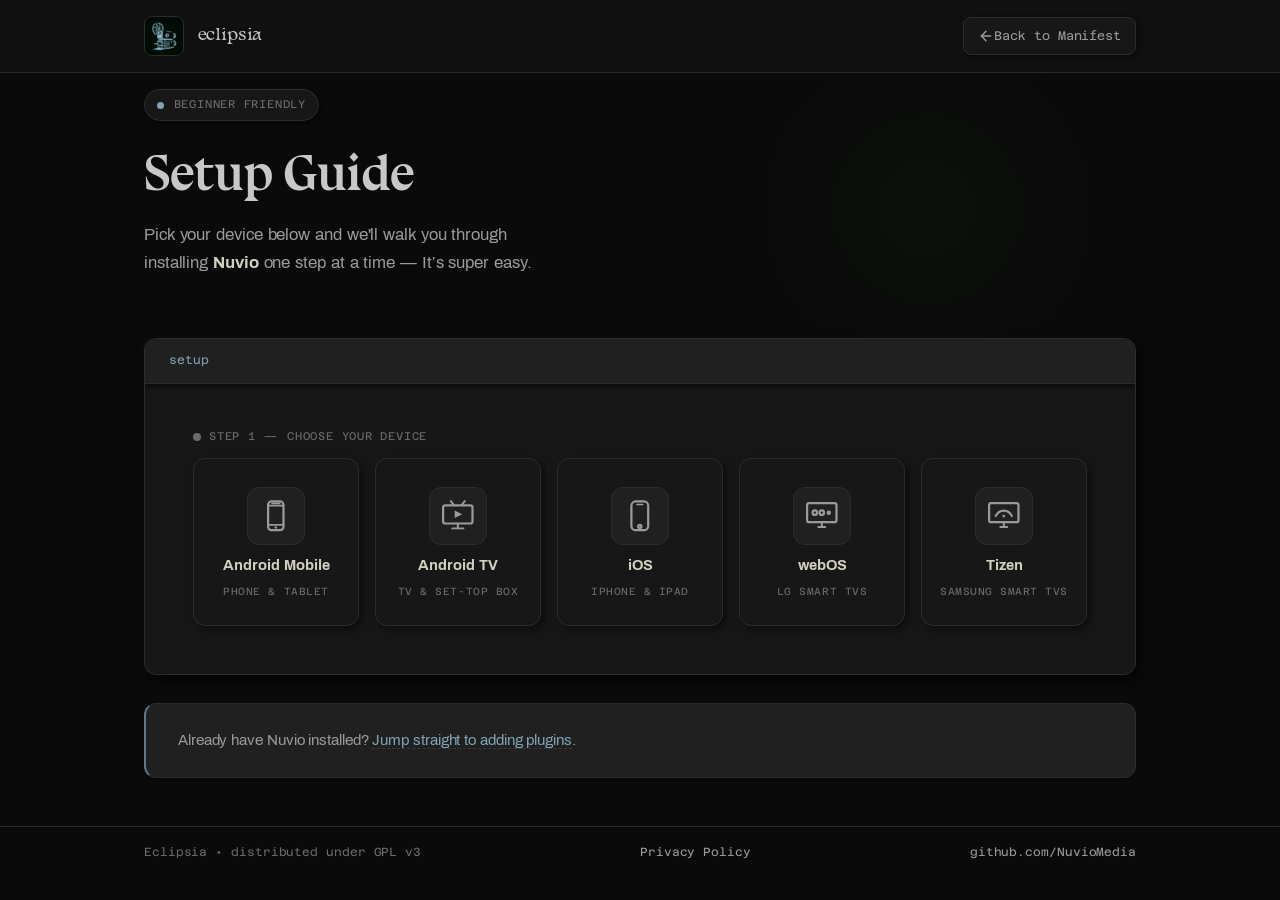
<file: guide/index.html>
<!doctype html>
<html lang="en" data-scroll-behavior="smooth">
  <head>
    <meta charset="utf-8" />
    <meta
      name="viewport"
      content="width=device-width, initial-scale=1, viewport-fit=cover"
    />
    <meta name="mobile-web-app-capable" content="yes" />
    <meta name="apple-mobile-web-app-capable" content="yes" />
    <meta
      name="apple-mobile-web-app-status-bar-style"
      content="black-translucent"
    />
    <meta name="apple-mobile-web-app-title" content="Eclipsia" />
    <meta name="format-detection" content="telephone=no" />
    <meta name="theme-color" content="#0a0a0a" />
    <meta name="referrer" content="no-referrer" />
    <meta
      http-equiv="Content-Security-Policy"
      content="
    default-src 'self';
    style-src 'self' 'unsafe-inline';
    font-src 'self';
    img-src 'self' data:;
    connect-src 'self' https://api.nuvio.tv;
    script-src 'self';
    base-uri 'self';
    form-action 'none';
  "
    />
    <meta
      http-equiv="Permissions-Policy"
      content="camera=(), microphone=(), geolocation=(), payment=(), usb=(), interest-cohort=()"
    />
    <link rel="icon" type="image/png" href="../assets/icon.png" />
    <link rel="apple-touch-icon" href="../assets/logo.png" />

    <title>Setup Guide — Eclipsia</title>
    <meta
      name="description"
      content="A step-by-step, beginner-friendly setup wizard for installing Nuvio on Android, iOS, and TV platforms."
    />

    <link rel="stylesheet" href="../assets/css/styles.css" />
  </head>

  <body>
    <div class="app-wrapper">
      <header class="site-header">
        <div class="wrap header-inner">
          <a class="brand" href="../" style="min-width: 0">
            <div class="brand-icon" aria-hidden="true">
              <img src="../assets/logo.png" alt="Eclipsia" />
            </div>
            <span class="brand-name">eclipsia</span>
          </a>
        <div class="header-nav-links header-nav-links--persist">
            <a href="../" class="nav-action nav-action--back">
              <svg
                width="16"
                height="16"
                viewBox="0 0 24 24"
                fill="none"
                stroke="currentColor"
                stroke-width="2.2"
                stroke-linecap="round"
                stroke-linejoin="round"
              >
                <path d="M19 12H5" />
                <path d="M12 19l-7-7 7-7" />
              </svg>
              <span class="nav-action-label">Back to Manifest</span>
            </a>
          </div>
        </div>
      </header>

      <main class="wrap">
        <section class="hero guide-hero" id="guideHero">
          <span class="eyebrow">beginner friendly</span>
          <h1 class="hero-title">Setup Guide</h1>
          <p class="hero-description">
            Pick your device below and we'll walk you through installing
            <strong>Nuvio</strong>
            one step at a time — It’s super easy.
          </p>
        </section>

        <section class="install-container" id="wizardSection">
          <div class="install-titlebar">
            <span class="install-titlebar-label" id="installTitlebarLabel"
              >setup wizard</span
            >
          </div>
          <div class="install-body">
            <div id="wizardRoot"></div>
          </div>
        </section>

        <div class="guide-footnote-box">
          <p id="guideFootnoteText">
            Already have Nuvio installed?
            <a href="../#install">Jump straight to adding Eclipsia's plugins</a
            >.
          </p>
        </div>
      </main>

      <footer class="site-footer">
        <div class="wrap footer-content">
          <span>Eclipsia • distributed under GPL v3</span>
          <a class="footer-link" href="../privacy/">Privacy Policy</a>
          <a
            class="footer-link"
            href="https://github.com/NuvioMedia"
            target="_blank"
            rel="noopener noreferrer"
            referrerpolicy="no-referrer"
            >github.com/NuvioMedia</a
          >
        </div>
      </footer>

      <nav class="mobile-tabbar" id="mobileTabbar" aria-label="Primary">
        <a class="tabbar-item" href="../">
          <svg
            viewBox="0 0 24 24"
            fill="none"
            stroke="currentColor"
            stroke-width="2"
            stroke-linecap="round"
            stroke-linejoin="round"
          >
            <path
              d="M3 9.5 12 3l9 6.5V21a1 1 0 0 1-1 1h-5v-7H9v7H4a1 1 0 0 1-1-1Z"
            />
          </svg>
          <span>Home</span>
        </a>
        <a class="tabbar-item" href="./">
          <svg
            viewBox="0 0 24 24"
            fill="none"
            stroke="currentColor"
            stroke-width="2"
            stroke-linecap="round"
            stroke-linejoin="round"
          >
            <path d="M4 19.5A2.5 2.5 0 0 1 6.5 17H20" />
            <path
              d="M6.5 2H20v20H6.5A2.5 2.5 0 0 1 4 19.5v-15A2.5 2.5 0 0 1 6.5 2Z"
            />
          </svg>
          <span>Guide</span>
        </a>
        <a class="tabbar-item" href="../accounts/">
          <svg
            viewBox="0 0 24 24"
            fill="none"
            stroke="currentColor"
            stroke-width="2"
            stroke-linecap="round"
            stroke-linejoin="round"
          >
            <circle cx="12" cy="8" r="4" />
            <path d="M4 21c0-4 3.5-6.5 8-6.5s8 2.5 8 6.5" />
          </svg>
          <span>Account</span>
        </a>
      </nav>
    </div>

    <script src="../assets/js/guide.js" defer></script>
    <script src="../assets/js/mobile-app.js" defer></script>
  </body>
</html>
</file>
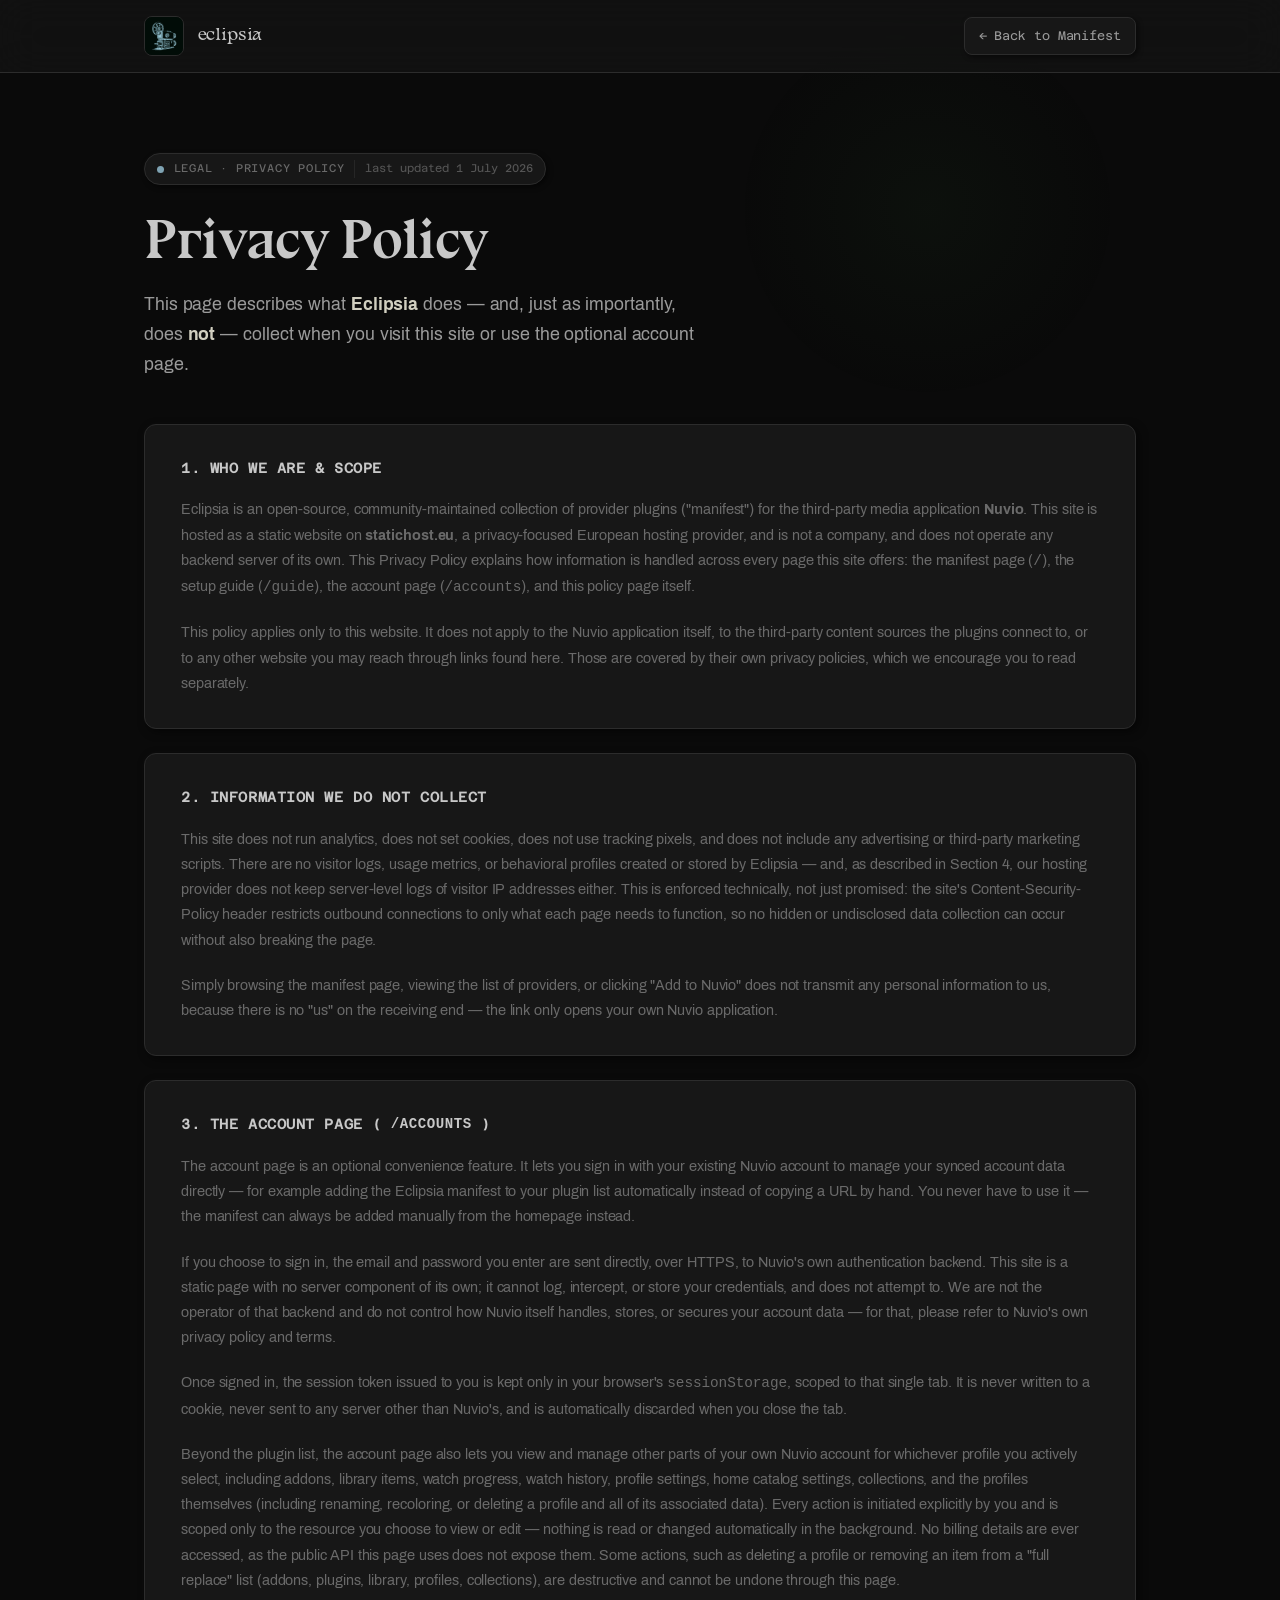
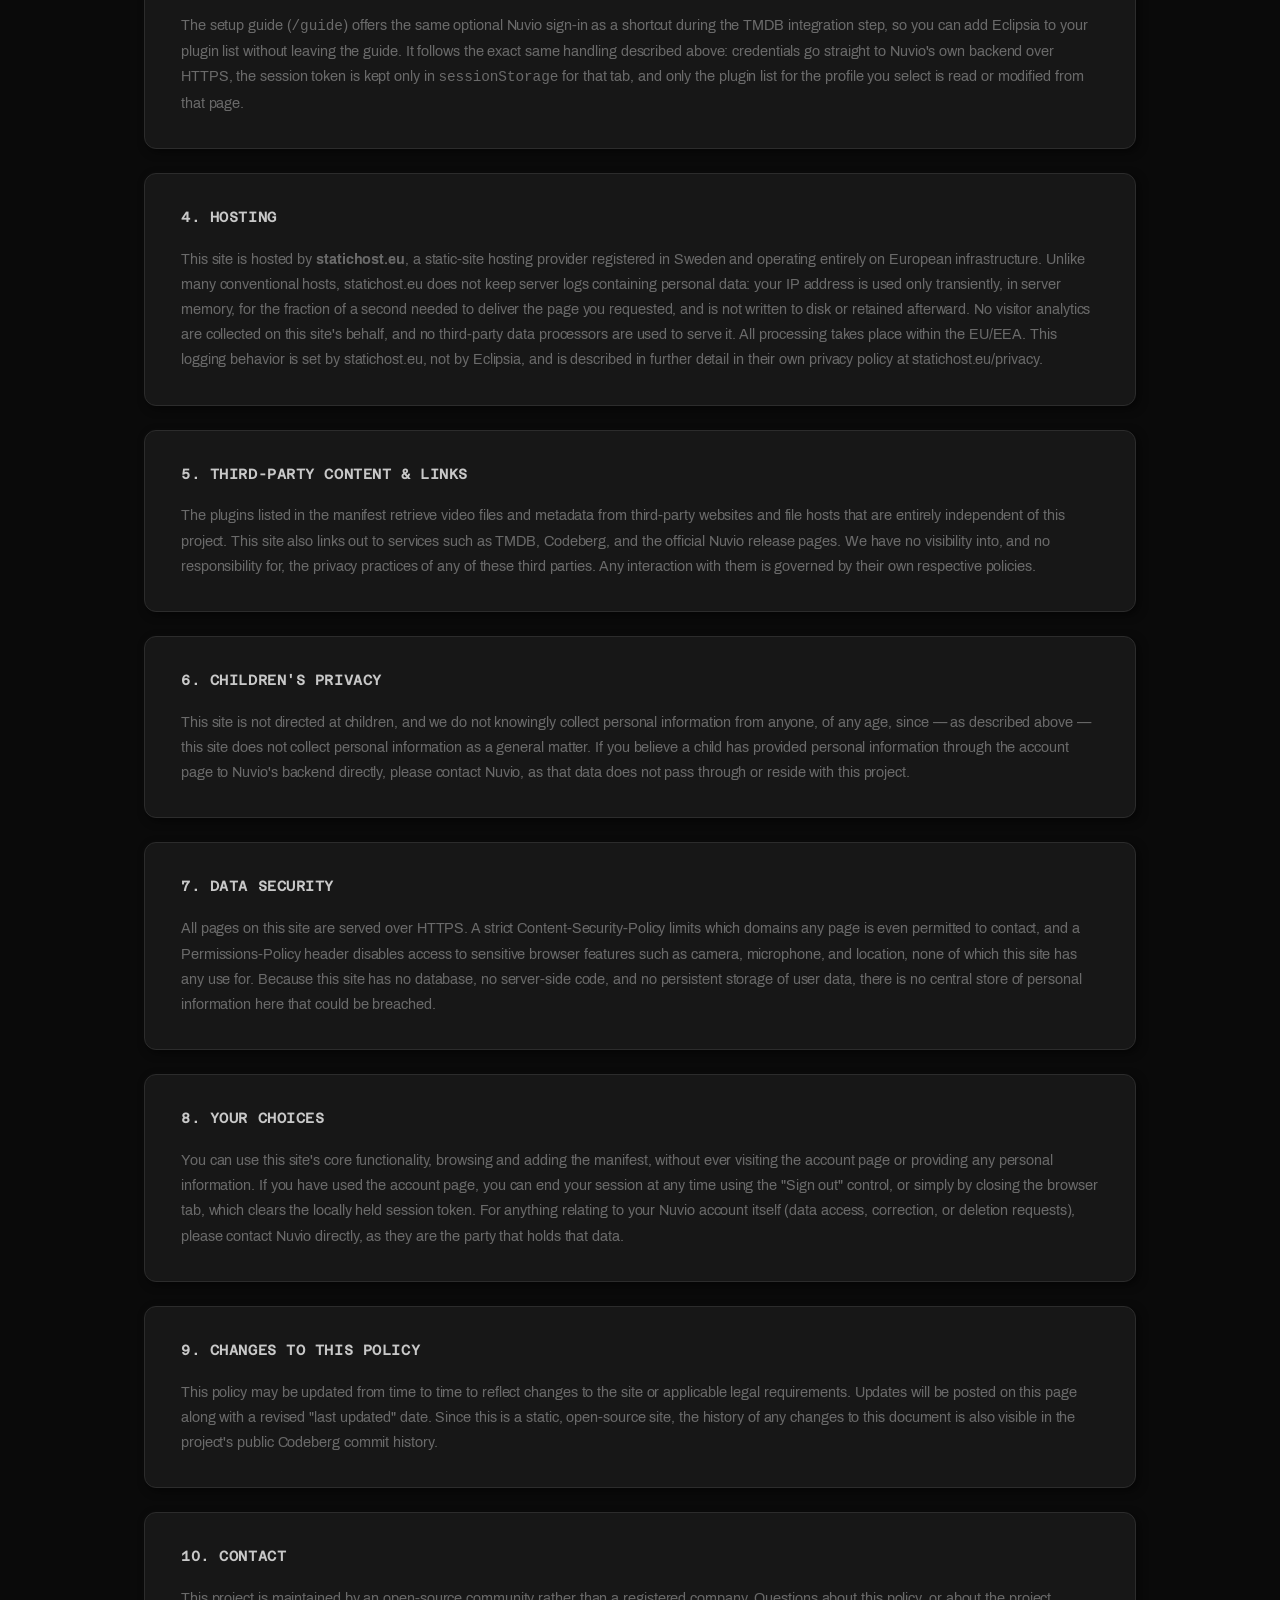
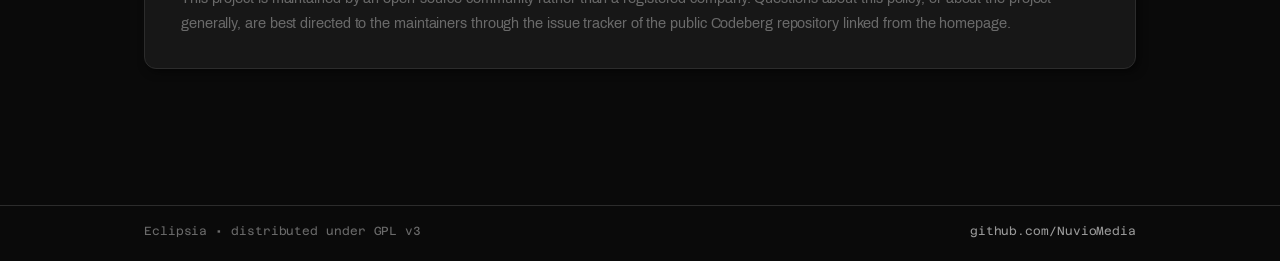
<file: privacy/index.html>
<!doctype html>
<html lang="en" data-scroll-behavior="smooth">
  <head>
    <meta charset="utf-8" />
    <meta
      name="viewport"
      content="width=device-width, initial-scale=1, viewport-fit=cover"
    />
    <meta name="mobile-web-app-capable" content="yes" />
    <meta name="apple-mobile-web-app-capable" content="yes" />
    <meta
      name="apple-mobile-web-app-status-bar-style"
      content="black-translucent"
    />
    <meta name="apple-mobile-web-app-title" content="Eclipsia" />
    <meta name="format-detection" content="telephone=no" />
    <meta name="theme-color" content="#0a0a0a" />
    <meta name="referrer" content="no-referrer" />
    <meta
      http-equiv="Content-Security-Policy"
      content="
    default-src 'self';
    style-src 'self' 'unsafe-inline';
    font-src 'self';
    img-src 'self' data:;
    connect-src 'self';
    script-src 'self';
    base-uri 'self';
    form-action 'none';
  "
    />
    <meta
      http-equiv="Permissions-Policy"
      content="camera=(), microphone=(), geolocation=(), payment=(), usb=(), interest-cohort=()"
    />
    <link rel="icon" type="image/png" href="../assets/icon.png" />
    <link rel="apple-touch-icon" href="../assets/logo.png" />

    <title>Privacy Policy — Eclipsia</title>
    <meta
      name="description"
      content="Privacy Policy for Eclipsia — a curated, open-source collection of provider plugins for Nuvio."
    />

    <link rel="stylesheet" href="../assets/css/styles.css" />
  </head>

  <body>
    <div class="app-wrapper">
      <header class="site-header">
        <div class="wrap header-inner">
          <a class="brand" href="../" style="min-width: 0">
            <div class="brand-icon" aria-hidden="true">
              <img src="../assets/logo.png" alt="Eclipsia" />
            </div>
            <span class="brand-name">eclipsia</span>
          </a>
          <div class="header-nav-links">
            <a href="../" class="nav-action">← Back to Manifest</a>
          </div>
        </div>
      </header>

      <main class="wrap">
        <section class="hero" id="privacyHero" style="padding-bottom: 0">
          <div class="eyebrow">
            legal · privacy policy
            <span class="updated">last updated 1 July 2026</span>
          </div>
          <h1 class="hero-title">Privacy Policy</h1>
          <p class="hero-description">
            This page describes what <strong>Eclipsia</strong> does — and, just
            as importantly, does <strong>not</strong> — collect when you visit
            this site or use the optional account page.
          </p>
        </section>

        <section
          id="privacy"
          class="legal-section"
          style="border-top: none; padding-top: 1rem"
        >
          <div class="legal-block">
            <h3>1. Who We Are &amp; Scope</h3>
            <p>
              Eclipsia is an open-source, community-maintained collection of
              provider plugins ("manifest") for the third-party media
              application <strong>Nuvio</strong>. This site is hosted as a
              static website on <strong>statichost.eu</strong>, a
              privacy-focused European hosting provider, and is not a company,
              and does not operate any backend server of its own. This Privacy
              Policy explains how information is handled across every page this
              site offers: the manifest page (<code>/</code>), the setup guide
              (<code>/guide</code>), the account page (<code>/accounts</code>),
              and this policy page itself.
            </p>
            <p>
              This policy applies only to this website. It does not apply to the
              Nuvio application itself, to the third-party content sources the
              plugins connect to, or to any other website you may reach through
              links found here. Those are covered by their own privacy policies,
              which we encourage you to read separately.
            </p>
          </div>

          <div class="legal-block">
            <h3>2. Information We Do Not Collect</h3>
            <p>
              This site does not run analytics, does not set cookies, does not
              use tracking pixels, and does not include any advertising or
              third-party marketing scripts. There are no visitor logs, usage
              metrics, or behavioral profiles created or stored by Eclipsia —
              and, as described in Section&nbsp;4, our hosting provider does not
              keep server-level logs of visitor IP addresses either. This is
              enforced technically, not just promised: the site's
              Content-Security-Policy header restricts outbound connections to
              only what each page needs to function, so no hidden or undisclosed
              data collection can occur without also breaking the page.
            </p>
            <p>
              Simply browsing the manifest page, viewing the list of providers,
              or clicking "Add to Nuvio" does not transmit any personal
              information to us, because there is no "us" on the receiving end —
              the link only opens your own Nuvio application.
            </p>
          </div>

          <div class="legal-block">
            <h3>3. The Account Page (<code>/accounts</code>)</h3>
            <p>
              The account page is an optional convenience feature. It lets you
              sign in with your existing Nuvio account to manage your synced
              account data directly — for example adding the Eclipsia manifest
              to your plugin list automatically instead of copying a URL by
              hand. You never have to use it — the manifest can always be added
              manually from the homepage instead.
            </p>
            <p>
              If you choose to sign in, the email and password you enter are
              sent directly, over HTTPS, to Nuvio's own authentication backend.
              This site is a static page with no server component of its own; it
              cannot log, intercept, or store your credentials, and does not
              attempt to. We are not the operator of that backend and do not
              control how Nuvio itself handles, stores, or secures your account
              data — for that, please refer to
              <a
                href="https://nuvio.tv/privacy-policy"
                target="_blank"
                rel="noopener noreferrer"
                referrerpolicy="no-referrer"
                >Nuvio's own privacy policy</a
              >
              and terms.
            </p>
            <p>
              Once signed in, the session token issued to you is kept only in
              your browser's
              <code>sessionStorage</code>, scoped to that single tab. It is
              never written to a cookie, never sent to any server other than
              Nuvio's, and is automatically discarded when you close the tab.
            </p>
            <p>
              Beyond the plugin list, the account page also lets you view and
              manage other parts of your own Nuvio account for whichever profile
              you actively select, including addons, library items, watch
              progress, watch history, profile settings, home catalog settings,
              collections, and the profiles themselves (including renaming,
              recoloring, or deleting a profile and all of its associated data).
              Every action is initiated explicitly by you and is scoped only to
              the resource you choose to view or edit — nothing is read or
              changed automatically in the background. No billing details are
              ever accessed, as the public API this page uses does not expose
              them. Some actions, such as deleting a profile or removing an item
              from a "full replace" list (addons, plugins, library, profiles,
              collections), are destructive and cannot be undone through this
              page.
            </p>
            <p>
              The setup guide (<code>/guide</code>) offers the same optional
              Nuvio sign-in as a shortcut during the TMDB integration step, so
              you can add Eclipsia to your plugin list without leaving the
              guide. It follows the exact same handling described above:
              credentials go straight to Nuvio's own backend over HTTPS, the
              session token is kept only in <code>sessionStorage</code> for that
              tab, and only the plugin list for the profile you select is read
              or modified from that page.
            </p>
          </div>

          <div class="legal-block">
            <h3>4. Hosting</h3>
            <p>
              This site is hosted by <strong>statichost.eu</strong>, a
              static-site hosting provider registered in Sweden and operating
              entirely on European infrastructure. Unlike many conventional
              hosts, statichost.eu does not keep server logs containing personal
              data: your IP address is used only transiently, in server memory,
              for the fraction of a second needed to deliver the page you
              requested, and is not written to disk or retained afterward. No
              visitor analytics are collected on this site's behalf, and no
              third-party data processors are used to serve it. All processing
              takes place within the EU/EEA. This logging behavior is set by
              statichost.eu, not by Eclipsia, and is described in further detail
              in their own privacy policy at
              <a
                href="https://www.statichost.eu/privacy/"
                target="_blank"
                rel="noopener noreferrer"
                referrerpolicy="no-referrer"
                >statichost.eu/privacy</a
              >.
            </p>
          </div>

          <div class="legal-block">
            <h3>5. Third-Party Content &amp; Links</h3>
            <p>
              The plugins listed in the manifest retrieve video files and
              metadata from third-party websites and file hosts that are
              entirely independent of this project. This site also links out to
              services such as TMDB, Codeberg, and the official Nuvio release
              pages. We have no visibility into, and no responsibility for, the
              privacy practices of any of these third parties. Any interaction
              with them is governed by their own respective policies.
            </p>
          </div>

          <div class="legal-block">
            <h3>6. Children's Privacy</h3>
            <p>
              This site is not directed at children, and we do not knowingly
              collect personal information from anyone, of any age, since — as
              described above — this site does not collect personal information
              as a general matter. If you believe a child has provided personal
              information through the account page to Nuvio's backend directly,
              please contact Nuvio, as that data does not pass through or reside
              with this project.
            </p>
          </div>

          <div class="legal-block">
            <h3>7. Data Security</h3>
            <p>
              All pages on this site are served over HTTPS. A strict
              Content-Security-Policy limits which domains any page is even
              permitted to contact, and a Permissions-Policy header disables
              access to sensitive browser features such as camera, microphone,
              and location, none of which this site has any use for. Because
              this site has no database, no server-side code, and no persistent
              storage of user data, there is no central store of personal
              information here that could be breached.
            </p>
          </div>

          <div class="legal-block">
            <h3>8. Your Choices</h3>
            <p>
              You can use this site's core functionality, browsing and adding
              the manifest, without ever visiting the account page or providing
              any personal information. If you have used the account page, you
              can end your session at any time using the "Sign out" control, or
              simply by closing the browser tab, which clears the locally held
              session token. For anything relating to your Nuvio account itself
              (data access, correction, or deletion requests), please contact
              Nuvio directly, as they are the party that holds that data.
            </p>
          </div>

          <div class="legal-block">
            <h3>9. Changes to This Policy</h3>
            <p>
              This policy may be updated from time to time to reflect changes to
              the site or applicable legal requirements. Updates will be posted
              on this page along with a revised "last updated" date. Since this
              is a static, open-source site, the history of any changes to this
              document is also visible in the project's public Codeberg commit
              history.
            </p>
          </div>

          <div class="legal-block">
            <h3>10. Contact</h3>
            <p>
              This project is maintained by an open-source community rather than
              a registered company. Questions about this policy, or about the
              project generally, are best directed to the maintainers through
              the issue tracker of the public Codeberg repository linked from
              the homepage.
            </p>
          </div>
        </section>
      </main>

      <footer class="site-footer">
        <div class="wrap footer-content">
          <span>Eclipsia • distributed under GPL v3</span>
          <a
            class="footer-link"
            href="https://github.com/NuvioMedia"
            target="_blank"
            rel="noopener noreferrer"
            referrerpolicy="no-referrer"
            >github.com/NuvioMedia</a
          >
        </div>
      </footer>
    </div>
  </body>
</html>
</file>
<file: assets/css/styles.css>
@font-face {
  font-family: "G2Hyper";
  src: url("fonts/g2hyper-visible.woff2") format("woff2");
  font-weight: 700;
  font-style: normal;
  font-display: swap;
}

@font-face {
  font-family: "Marauder";
  src: url("fonts/marauder-display-regular.woff2") format("woff2");
  font-weight: 400;
  font-style: normal;
  font-display: swap;
}

@font-face {
  font-family: "Cabinet Grotesk";
  src: url("fonts/cabinet-grotesk-regular.woff2") format("woff2");
  font-weight: 400;
  font-style: normal;
  font-display: swap;
}

@font-face {
  font-family: "Azeret Mono";
  src: url("fonts/azeret-mono-regular.woff2") format("woff2");
  font-weight: 400;
  font-style: normal;
  font-display: swap;
}

@font-face {
  font-family: "Archivo";
  src: url("fonts/archivo-regular.woff2") format("woff2");
  font-weight: 400;
  font-style: normal;
  font-display: swap;
}

@font-face {
  font-family: "Archivo";
  src: url("fonts/archivo-medium.woff2") format("woff2");
  font-weight: 500;
  font-style: normal;
  font-display: swap;
}

@font-face {
  font-family: "Archivo";
  src: url("fonts/archivo-bold.woff2") format("woff2");
  font-weight: 700;
  font-style: normal;
  font-display: swap;
}

@font-face {
  font-family: "Basteleur Moonlight";
  src: url("fonts/basteleur-moonlight.woff2") format("woff2");
  font-weight: 400;
  font-style: normal;
  font-display: swap;
}

@font-face {
  font-family: "Bluu Next";
  src: url("fonts/bluunext-bold-webfont.woff2") format("woff2");
  font-weight: 700;
  font-style: normal;
  font-display: swap;
}

:root {
  --bg-deep: #0a0a0a;
  --bg-0: #171717;
  --bg-1: #202020;
  --bg-2: #2a2a2a;
  --bg-3: #323232;
  --bg-glass: rgba(18, 18, 18, 0.9);

  --shadow-light: rgba(255, 255, 255, 0.045);
  --shadow-light-strong: rgba(255, 255, 255, 0.065);
  --shadow-dark: rgba(0, 0, 0, 0.72);
  --shadow-dark-strong: rgba(0, 0, 0, 0.85);
  --shadow-subtle:
    5px 5px 12px var(--shadow-dark), -4px -4px 10px var(--shadow-light);
  --shadow-inner:
    inset 3px 3px 7px var(--shadow-dark),
    inset -2px -2px 5px var(--shadow-light);
  --shadow-elevated:
    10px 10px 22px var(--shadow-dark-strong),
    -6px -6px 16px var(--shadow-light-strong);

  --ink-primary: #c8c8c8;
  --ink-secondary: #d1cfc0;
  --ink-muted: #9a9a9a;
  --ink-subtle: #6a6a6a;

  --accent-ok: #5c7a8a;
  --accent-ok-bright: #7fa3b3;
  --accent-warn: #a3a89a;
  --accent-neutral: #6e7276;

  --line: #2c2c2c;
  --line-hover: #3a3a3a;
  --line-strong: #4a4a4a;

  --radius-s: 8px;
  --radius-m: 12px;
  --radius-l: 20px;
  --radius-xl: 40px;

  --font-logo: "Basteleur Moonlight", Georgia, serif;
  --font-display: "Bluu Next", Georgia, serif;
  --font-body: "Archivo", system-ui, sans-serif;
  --font-mono: "Azeret Mono", ui-monospace, Menlo, monospace;

  --ease: cubic-bezier(0.4, 0, 0.2, 1);
  --ease-out-expo: cubic-bezier(0.16, 1, 0.3, 1);
  --ease-spring: cubic-bezier(0.34, 1.56, 0.64, 1);
}

*,
*::before,
*::after {
  box-sizing: border-box;
  margin: 0;
  padding: 0;
}

html {
  scroll-behavior: smooth;
  --webkit-text-size-adjust: 100%;
}

body {
  font-family: var(--font-body);
  font-size: 1.0625rem;
  letter-spacing: -0.005em;
  background: var(--bg-deep);
  color: var(--ink-secondary);
  line-height: 1.65;
  min-height: 100vh;
  overflow-x: hidden;
}

body::before {
  content: "";
  position: fixed;
  inset: 0;
  z-index: -2;
  pointer-events: none;
  background-image:
    radial-gradient(
      circle at 25% 25%,
      rgba(255, 255, 255, 0.015) 0%,
      transparent 2px
    ),
    radial-gradient(
      circle at 75% 75%,
      rgba(255, 255, 255, 0.015) 0%,
      transparent 2px
    );
  background-size: 200px 200px;
  opacity: 0.3;
}

a {
  color: inherit;
  text-decoration: none;
  transition: color 150ms var(--ease);
}

a:hover {
  color: var(--ink-primary);
}

button {
  font-family: inherit;
  cursor: pointer;
  background: none;
  border: none;
  color: inherit;
  transition: all 200ms var(--ease);
}

img {
  max-width: 100%;
  display: block;
}

::selection {
  background: var(--accent-ok);
  color: #ffffff;
}

*:focus-visible {
  outline: 2px solid var(--accent-ok-bright);
  outline-offset: 2px;
  border-radius: 4px;
}

.wrap {
  max-width: 1040px;
  margin: 0 auto;
  padding: 0 1.5rem;
}

@media (max-width: 420px) {
  .wrap {
    padding: 0 1.15rem;
  }

  .guide-meta-cell {
    padding-right: 0.5rem;
  }

  .gmc-num {
    font-size: 1.15rem;
  }
}

.btn {
  appearance: none;
  padding: 0.75rem 1.35rem;
  border-radius: var(--radius-s);
  font-size: 0.875rem;
  font-weight: 500;
  font-family: var(--font-body);
  display: inline-flex;
  align-items: center;
  justify-content: center;
  gap: 8px;
  transition: all 180ms var(--ease-out-expo);
  position: relative;
  background: var(--bg-1);
  color: var(--ink-secondary);
  cursor: pointer;
  text-decoration: none;
  min-height: 46px;
  text-align: center;
  border: 1px solid var(--line);
  box-shadow:
    4px 4px 10px var(--shadow-dark-strong),
    -3px -3px 8px var(--shadow-light);
  white-space: nowrap;
}

.btn:hover {
  color: var(--ink-primary);
  background: var(--bg-2);
  border-color: var(--line-hover);
  box-shadow:
    5px 5px 12px var(--shadow-dark-strong),
    -3px -3px 9px var(--shadow-light-strong);
  transform: translateY(-1px);
}

.btn:active {
  transform: translateY(0);
  box-shadow:
    inset 3px 3px 6px var(--shadow-dark-strong),
    inset -2px -2px 4px var(--shadow-light);
}

.btn:disabled {
  opacity: 0.45;
  cursor: not-allowed;
  transform: none;
  box-shadow: none;
}

.btn-primary {
  background: linear-gradient(145deg, #333333, #3d3d3d);
  color: #ffffff;
  font-weight: 600;
  border: 1px solid rgba(255, 255, 255, 0.09);
  box-shadow:
    5px 5px 12px var(--shadow-dark-strong),
    -3px -3px 8px var(--shadow-light);
}

.btn-primary:hover {
  background: linear-gradient(145deg, #3d3d3d, #464646);
  border-color: rgba(255, 255, 255, 0.13);
  box-shadow:
    7px 7px 16px var(--shadow-dark-strong),
    -4px -4px 10px var(--shadow-light-strong);
  transform: translateY(-1px);
}

.btn-primary:active {
  transform: translateY(0);
  box-shadow:
    inset 3px 3px 6px rgba(0, 0, 0, 0.55),
    inset -2px -2px 4px rgba(255, 255, 255, 0.03);
}

.btn-primary:disabled:hover {
  box-shadow: none;
  transform: none;
}

.btn-account {
  background: linear-gradient(
    145deg,
    var(--accent-ok),
    var(--accent-ok-bright)
  );
  color: #0a0a0a;
  font-weight: 700;
  border: 1px solid rgba(255, 255, 255, 0.18);
  box-shadow:
    5px 5px 12px var(--shadow-dark-strong),
    -3px -3px 8px var(--shadow-light);
}

.btn-account:hover {
  background: linear-gradient(
    145deg,
    var(--accent-ok-bright),
    var(--accent-ok)
  );
  border-color: rgba(255, 255, 255, 0.25);
  box-shadow:
    7px 7px 16px var(--shadow-dark-strong),
    -4px -4px 10px var(--shadow-light-strong);
  transform: translateY(-1px);
}

.btn-account:active {
  transform: translateY(0);
  box-shadow:
    inset 3px 3px 6px rgba(0, 0, 0, 0.4),
    inset -2px -2px 4px rgba(255, 255, 255, 0.05);
}

.btn-account:disabled {
  opacity: 0.6;
  cursor: not-allowed;
}

.styled-button {
  position: relative;
  padding: 1rem 2rem;
  font-size: 1.1rem;
  font-weight: bold;
  color: #ffffff;
  background: linear-gradient(145deg, #2a2a2a, #323232);
  border-radius: 9999px;
  cursor: pointer;
  box-shadow:
    3px 3px 8px var(--shadow-dark),
    -3px -3px 8px rgba(255, 255, 255, 0.02);
  transition: all 0.2s ease;
  display: inline-flex;
  align-items: center;
  justify-content: center;
  border: 1px solid var(--line);
}

.styled-button::before {
  content: "";
  position: absolute;
  top: -1px;
  right: -1px;
  bottom: -1px;
  left: -1px;
  background: linear-gradient(145deg, #1a1a1a, #2a2a2a);
  z-index: -1;
  border-radius: 9999px;
  transition: all 0.2s ease;
  opacity: 0.6;
}

.styled-button:hover {
  transform: translateY(-2px);
  box-shadow:
    5px 5px 12px var(--shadow-dark),
    -5px -5px 12px rgba(255, 255, 255, 0.03);
}

.styled-button:active {
  transform: translateY(0);
  box-shadow: inset 2px 2px 4px rgba(0, 0, 0, 0.2);
}

.styled-button .inner-button {
  position: relative;
  display: flex;
  align-items: center;
  justify-content: center;
  background: linear-gradient(145deg, #1a1a1a, #252525);
  width: 40px;
  height: 40px;
  margin-left: 10px;
  border-radius: 50%;
  border: 1px solid var(--line);
  transition: all 0.2s ease;
}

.styled-button .inner-button .icon {
  filter: drop-shadow(0 4px 8px rgba(0, 0, 0, 0.5));
  transition: all 0.4s ease-in-out;
}

.styled-button .inner-button .icon:hover {
  filter: drop-shadow(0 6px 12px rgba(0, 0, 0, 0.7));
  transform: rotate(-35deg);
}

.neu-card {
  background: linear-gradient(155deg, var(--bg-1) 0%, var(--bg-0) 100%);
  border-radius: var(--radius-m);
  border: 1px solid var(--line);
  padding: 1.5rem;
  transition: all 300ms var(--ease-out-expo);
  box-shadow:
    7px 7px 16px var(--shadow-dark-strong),
    -4px -4px 12px var(--shadow-light);
}

.neu-card:hover {
  border-color: var(--line-hover);
  box-shadow:
    9px 9px 20px var(--shadow-dark-strong),
    -5px -5px 14px var(--shadow-light-strong);
  transform: translateY(-2px);
}

.neu-input {
  width: 100%;
  padding: 1rem 1.5rem;
  font-family: var(--font-mono);
  font-size: 0.9rem;
  color: var(--ink-primary);
  background: var(--bg-deep);
  border: 1px solid var(--line);
  border-radius: var(--radius-s);
  transition: all 200ms var(--ease);
  box-shadow:
    inset 3px 3px 7px var(--shadow-dark-strong),
    inset -2px -2px 5px var(--shadow-light);
}

.neu-input:focus {
  outline: none;
  border-color: var(--accent-ok-bright);
  box-shadow:
    inset 4px 4px 9px var(--shadow-dark-strong),
    inset -2px -2px 6px var(--shadow-light-strong),
    0 0 0 1px rgba(125, 181, 125, 0.15);
}

.neu-input::placeholder {
  color: var(--ink-subtle);
}

.neu-badge {
  display: inline-flex;
  align-items: center;
  gap: 0.5rem;
  padding: 0 1rem;
  height: 30px;
  font-family: var(--font-mono);
  font-size: 0.73rem;
  background: var(--bg-1);
  border-radius: 999px;
  border: 1px solid var(--line);
  color: var(--ink-muted);
  box-shadow:
    2px 2px 5px rgba(0, 0, 0, 0.5),
    -1px -1px 3px rgba(255, 255, 255, 0.02);
}

.neu-badge.active {
  color: var(--accent-ok-bright);
  border-color: var(--accent-ok);
  background: rgba(74, 158, 74, 0.1);
}

.neu-status-dot {
  width: 8px;
  height: 8px;
  border-radius: 50%;
  background: var(--accent-ok-bright);
  box-shadow: 0 0 4px var(--accent-ok);
  animation: pulse-dot 2s ease-in-out infinite;
}

@keyframes pulse-dot {
  0%,
  100% {
    opacity: 1;
    transform: scale(1);
  }

  50% {
    opacity: 0.7;
    transform: scale(1.1);
  }
}

.site-header {
  position: sticky;
  top: 0;
  z-index: 100;
  background: var(--bg-glass);
  backdrop-filter: blur(20px) saturate(180%);
  --webkit-backdrop-filter: blur(20px) saturate(180%);
  border-bottom: 1px solid var(--line);
  box-shadow: 0 4px 16px rgba(0, 0, 0, 0.45);
}

.header-inner {
  display: flex;
  align-items: center;
  justify-content: space-between;
  min-height: 72px;
  gap: 0.75rem;
}

.brand {
  display: flex;
  align-items: center;
  gap: 0.85rem;
  flex-shrink: 1;
  min-width: 0;
  overflow: hidden;
}

.brand-icon {
  width: 40px;
  height: 40px;
  border-radius: var(--radius-s);
  overflow: hidden;
  border: 1px solid var(--line);
  background: var(--bg-1);
  flex-shrink: 0;
  display: flex;
  align-items: center;
  justify-content: center;
}

.brand-icon img {
  width: 100%;
  height: 100%;
  object-fit: cover;
  display: block;
}

.brand-name {
  font-family: var(--font-logo);
  font-size: 1rem;
  font-weight: 400;
  color: var(--ink-primary);
  letter-spacing: -0.01em;
  white-space: nowrap;
  line-height: 1;
  display: inline-flex;
  align-items: center;
  gap: 0;
  flex: 0 1 auto;
  min-width: 0;
  overflow: hidden;
  text-overflow: ellipsis;
}

.brand-tag {
  font-family: var(--font-mono);
  font-size: 0.65rem;
  line-height: 1;
  color: var(--ink-subtle);
  margin-left: 0.4rem;
  padding: 3px 8px;
  background: var(--bg-1);
  border-radius: var(--radius-s);
  border: 1px solid var(--line);
  display: inline-flex;
  align-items: center;
  align-self: center;
  flex-shrink: 0;
  white-space: nowrap;
}

.header-nav-links {
  display: flex;
  align-items: center;
  gap: 0.5rem;
  flex-shrink: 0;
}

.nav-action {
  font-family: var(--font-mono);
  font-size: 0.78rem;
  color: var(--ink-muted);
  padding: 0 14px;
  height: 38px;
  border-radius: var(--radius-s);
  background: var(--bg-0);
  border: 1px solid var(--line);
  transition: all 200ms var(--ease);
  white-space: nowrap;
  display: inline-flex;
  align-items: center;
  box-shadow:
    2px 2px 5px rgba(0, 0, 0, 0.5),
    -1px -1px 3px rgba(255, 255, 255, 0.02);
}

.nav-action:hover {
  color: var(--ink-primary);
  background: var(--bg-1);
  border-color: var(--line-hover);
  transform: translateY(-1px);
}

.nav-action:active {
  transform: translateY(0);
}

.nav-toggle {
  display: none;
  align-items: center;
  justify-content: center;
  width: 40px;
  height: 40px;
  border-radius: var(--radius-s);
  background: var(--bg-0);
  color: var(--ink-secondary);
  flex-shrink: 0;
  transition: all 200ms var(--ease);
  border: 1px solid var(--line);
}

.nav-toggle:hover {
  color: var(--ink-primary);
  background: var(--bg-1);
  border-color: var(--line-hover);
}

.nav-toggle-icon {
  width: 20px;
  height: 20px;
}

.nav-toggle .icon-close {
  display: none;
}

.nav-toggle[aria-expanded="true"] .icon-menu {
  display: none;
}

.nav-toggle[aria-expanded="true"] .icon-close {
  display: block;
}

.mobile-nav {
  display: flex;
  flex-direction: column;
  gap: 0.5rem;
  max-height: 0;
  overflow: hidden;
  opacity: 0;
  transform: translateY(-6px);
  pointer-events: none;
  transition:
    max-height 240ms var(--ease-out-expo),
    opacity 160ms var(--ease-out-expo),
    transform 200ms var(--ease-out-expo);
}

.mobile-nav.open {
  max-height: 260px;
  opacity: 1;
  padding: 0 max(1.15rem, min(1.5rem, 4vw)) 1.1rem;
  transform: translateY(0);
  pointer-events: auto;
  transition:
    max-height 240ms var(--ease-out-expo),
    opacity 200ms var(--ease-out-expo) 20ms,
    transform 240ms var(--ease-out-expo);
}

.mobile-nav-link {
  font-family: var(--font-mono);
  font-size: 0.82rem;
  color: var(--ink-muted);
  padding: 12px 14px;
  border-radius: var(--radius-s);
  background: var(--bg-0);
  border: 1px solid var(--line);
  transition:
    color 200ms var(--ease),
    background 200ms var(--ease);
}

.mobile-nav.open .mobile-nav-link {
  opacity: 1;
  transform: translateY(0);
}

.mobile-nav.open .mobile-nav-link:nth-child(1) {
  transition-delay: 40ms;
}

.mobile-nav.open .mobile-nav-link:nth-child(2) {
  transition-delay: 80ms;
}

.mobile-nav.open .mobile-nav-link:nth-child(3) {
  transition-delay: 120ms;
}

.mobile-nav.open .mobile-nav-link:nth-child(4) {
  transition-delay: 160ms;
}

.mobile-nav-link:hover,
.mobile-nav-link:active {
  color: var(--ink-primary);
  background: var(--bg-1);
  border-color: var(--line-hover);
}

@media (max-width: 600px) {
  .header-nav-links {
    display: none;
  }

  .header-nav-links--persist {
    display: flex;
  }

  .header-nav-links--persist .nav-action--back {
    padding: 0;
    width: 40px;
    height: 40px;
    min-height: 40px;
    border-radius: var(--radius-s);
    gap: 0;
    justify-content: center;
  }

  .header-nav-links--persist .nav-action-label {
    position: absolute;
    width: 1px;
    height: 1px;
    padding: 0;
    margin: -1px;
    overflow: hidden;
    clip: rect(0, 0, 0, 0);
    white-space: nowrap;
    border: 0;
  }

  .nav-toggle {
    display: inline-flex;
  }
}

.hero {
  padding: 5rem 0 2.5rem;
  position: relative;
}

@media (max-width: 600px) {
  .hero {
    padding-top: 3rem;
    padding-bottom: 2rem;
  }
}

.hero::before {
  content: "";
  position: absolute;
  top: 7rem;
  right: 0;
  width: 480px;
  height: 480px;
  max-width: 42%;
  transform: translateY(-45%);
  background: radial-gradient(
    circle,
    rgba(74, 158, 74, 0.08) 0%,
    transparent 60%
  );
  pointer-events: none;
  z-index: -1;
  opacity: 0.6;
}

@media (prefers-reduced-motion: reduce) {
  .hero::before {
    animation: none;
  }
}

@media (max-width: 900px) {
  .hero::before {
    display: none;
  }
}

.eyebrow {
  font-family: var(--font-mono);
  font-size: 0.7rem;
  color: var(--ink-subtle);
  letter-spacing: 0.07em;
  text-transform: uppercase;
  display: inline-flex;
  align-items: center;
  flex-wrap: wrap;
  gap: 0.4rem 0.6rem;
  margin-bottom: 1.5rem;
  padding: 6px 12px;
  min-height: 28px;
  max-width: 100%;
  overflow: hidden;
  background: var(--bg-0);
  border-radius: 999px;
  border: 1px solid var(--line);
  box-shadow:
    2px 2px 5px rgba(0, 0, 0, 0.5),
    -1px -1px 3px rgba(255, 255, 255, 0.02);
}

.eyebrow::before {
  content: "";
  width: 7px;
  height: 7px;
  border-radius: 50%;
  background: var(--accent-ok-bright);
  flex-shrink: 0;
}

.eyebrow .updated {
  color: var(--ink-subtle);
  opacity: 0.75;
  font-weight: 400;
  text-transform: none;
  letter-spacing: 0;
  padding-left: 0.6rem;
  border-left: 1px solid var(--line);
}

h1.hero-title {
  font-family: var(--font-display);
  font-size: clamp(2rem, 8vw, 3.5rem);
  font-weight: 600;
  line-height: 1.08;
  color: var(--ink-primary);
  letter-spacing: -0.02em;
  margin-bottom: 1.25rem;
  text-wrap: balance;
}

.hero-description {
  font-size: 1.1rem;
  color: var(--ink-muted);
  max-width: 56ch;
  margin-bottom: 1.75rem;
  line-height: 1.7;
}

.hero-description strong {
  color: var(--ink-secondary);
  font-weight: 600;
}

.hero-meta {
  display: flex;
  flex-wrap: wrap;
  gap: 0.75rem;
  margin-bottom: 1.5rem;
}

.meta-badge {
  font-family: var(--font-mono);
  font-size: 0.9rem;
  color: var(--ink-muted);
  padding: 0 13px;
  height: 35px;
  line-height: 28px;
  border-radius: 999px;
  background: var(--bg-1);
  border: 1px solid var(--line);
  transition: all 200ms var(--ease);
  display: inline-flex;
  align-items: center;
  box-shadow:
    2px 2px 5px rgba(0, 0, 0, 0.5),
    -1px -1px 3px rgba(255, 255, 255, 0.02);
}

.meta-badge:hover {
  color: var(--ink-primary);
  background: var(--bg-2);
  border-color: var(--line-hover);
}

.meta-badge.primary {
  color: var(--ink-primary);
  background: var(--bg-2);
  border-color: var(--line-strong);
  box-shadow:
    2px 2px 5px rgba(0, 0, 0, 0.55),
    -1px -1px 3px rgba(255, 255, 255, 0.025);
}

.install-container {
  margin: 0.01rem 0 1.75rem;
  border-radius: var(--radius-m);
  background: var(--bg-0);
  border: 1px solid var(--line);
  overflow: hidden;
  transition: all 320ms var(--ease-out-expo);
  width: 100%;
  box-shadow:
    5px 5px 14px rgba(0, 0, 0, 0.6),
    -2px -2px 8px rgba(255, 255, 255, 0.025);
}

.install-container:hover {
  border-color: var(--line-hover);
  box-shadow:
    6px 6px 16px rgba(0, 0, 0, 0.65),
    -2px -2px 8px rgba(255, 255, 255, 0.03);
}

.install-titlebar {
  display: flex;
  align-items: center;
  gap: 0.75rem;
  padding: 0.75rem 1.5rem;
  border-bottom: 1px solid var(--line);
  background: var(--bg-1);
  box-shadow: 0 2px 6px var(--shadow-dark);
}

.install-titlebar-label {
  font-family: var(--font-mono);
  font-size: 0.75rem;
  color: var(--ink-subtle);
}

.install-titlebar-label .path-sep {
  color: var(--ink-subtle);
  opacity: 0.5;
  margin: 0 0.15em;
}

.install-titlebar-label .path-current {
  color: var(--accent-ok-bright);
}

.install-body {
  padding: 2rem 1.75rem 2.25rem;
}

.warning-banner {
  display: flex;
  gap: 0.75rem;
  padding: 0.85rem 1rem;
  background: var(--bg-0);
  border-radius: var(--radius-m);
  border: 1px solid var(--line);
  margin: 0.5rem 0 1.5rem;
  position: relative;
  overflow: hidden;
  align-items: flex-start;
  box-shadow:
    1px 1px 3px var(--shadow-dark),
    -1px -1px 3px var(--shadow-light);
}

.warning-banner::before {
  content: "";
  position: absolute;
  left: 0;
  top: 0;
  bottom: 0;
  width: 3px;
  background: var(--accent-warn);
  border-radius: 2px;
}

.warning-banner .mark {
  font-family: var(--font-mono);
  color: var(--accent-warn);
  font-weight: 600;
  flex-shrink: 0;
  font-size: 0.82rem;
  display: flex;
  align-items: center;
  justify-content: center;
  width: 22px;
  height: 22px;
  margin-top: 1px;
  border-radius: 50%;
  background: var(--bg-1);
  border: 1px solid var(--line);
  box-shadow:
    inset 1px 1px 2px var(--shadow-dark),
    inset -1px -1px 2px var(--shadow-light);
}

.warning-banner .mark svg {
  width: 13px;
  height: 13px;
  flex-shrink: 0;
}

.warning-banner.banner-neutral {
  border-color: var(--line);
}

.warning-banner.banner-neutral::before {
  background: var(--accent-ok);
}

.warning-banner.banner-neutral .mark {
  color: var(--accent-ok);
}

.warning-banner p {
  color: var(--ink-muted);
  font-size: 0.82rem;
  line-height: 1.6;
}

.warning-banner strong {
  color: var(--ink-secondary);
  font-weight: 600;
}

.warning-banner .banner-body {
  flex: 1;
  min-width: 0;
}

.warning-banner .banner-cta {
  display: inline-flex;
  align-items: center;
  gap: 6px;
  margin-top: 0.6rem;
  font-family: var(--font-mono);
  font-size: 0.74rem;
  font-weight: 600;
  color: var(--accent-warn);
  padding: 0;
  border-bottom: 1px dashed var(--line-hover);
  transition:
    color 180ms var(--ease),
    border-color 180ms var(--ease);
}

.warning-banner .banner-cta:hover {
  color: var(--ink-primary);
  border-color: var(--ink-primary);
}

.warning-banner .banner-cta svg {
  width: 12px;
  height: 12px;
  flex-shrink: 0;
  transition: transform 280ms var(--ease-spring);
}

.warning-banner .banner-cta[aria-expanded="true"] svg {
  transform: rotate(90deg);
}

.manual-toggle {
  border-radius: var(--radius-s);
  background: var(--bg-0);
  border: 1px solid var(--line);
  margin-top: 0.75rem;
  overflow: hidden;
  box-shadow:
    1px 1px 3px var(--shadow-dark),
    -1px -1px 3px var(--shadow-light);
}

.manual-toggle + .manual-toggle {
  margin-top: 0.65rem;
}

.manual-toggle summary {
  list-style: none;
  cursor: pointer;
  padding: 1rem 1.25rem;
  display: flex;
  align-items: center;
  justify-content: space-between;
  gap: 0.75rem;
  font-family: var(--font-mono);
  font-size: 0.8rem;
  color: var(--ink-muted);
  transition: all 180ms var(--ease);
  min-height: 44px;
  background: transparent;
}

.manual-toggle summary::-webkit-details-marker {
  display: none;
}

.manual-toggle summary:hover {
  color: var(--ink-primary);
  background: var(--bg-1);
}

.manual-toggle summary .summary-label {
  display: flex;
  align-items: center;
  gap: 0.6rem;
  min-width: 0;
}

.manual-toggle summary .summary-text {
  display: flex;
  flex-direction: column;
  gap: 2px;
  min-width: 0;
  text-align: left;
}

.manual-toggle summary .summary-sub {
  font-size: 0.68rem;
  color: var(--ink-subtle);
  font-weight: 400;
  letter-spacing: 0;
  text-transform: none;
}

.manual-toggle.is-fallback summary .summary-icon {
  color: var(--ink-muted);
}

.manual-toggle summary .summary-icon {
  width: 16px;
  height: 16px;
  flex-shrink: 0;
  color: var(--ink-subtle);
}

.manual-toggle summary .chev {
  transition: transform 280ms var(--ease-spring);
  flex-shrink: 0;
}

.manual-toggle[open] summary .chev {
  transform: rotate(180deg);
}

.manual-toggle[open] summary {
  border-bottom: 1px solid var(--line);
}

.manual-toggle-body {
  padding: 1.5rem 1.25rem 1.25rem;
}

.guide-steps {
  display: flex;
  flex-direction: column;
  gap: 0.9rem;
  margin-bottom: 1.25rem;
}

.guide-step {
  display: flex;
  gap: 0.85rem;
  align-items: flex-start;
}

.guide-step .num {
  flex-shrink: 0;
  width: 24px;
  height: 24px;
  border-radius: 50%;
  background: var(--bg-1);
  border: 1px solid var(--line);
  color: var(--ink-secondary);
  font-family: var(--font-mono);
  font-size: 0.72rem;
  font-weight: 600;
  display: flex;
  align-items: center;
  justify-content: center;
  margin-top: 1px;
}

.guide-step .txt {
  font-size: 1rem;
  color: var(--ink-secondary);
  line-height: 1.65;
  padding-top: 2px;
}

.guide-step .txt code {
  font-family: var(--font-mono);
  font-size: 0.78rem;
  color: var(--ink-primary);
  background: var(--bg-2);
  border: 1px solid var(--line);
  padding: 2px 7px;
  border-radius: 4px;
}

.guide-step .txt a {
  color: var(--accent-warn);
  border-bottom: 1px dashed var(--line-hover);
}

.guide-step .txt a:hover {
  color: var(--ink-primary);
  border-color: var(--ink-primary);
}

.guide-note {
  font-size: 0.78rem;
  color: var(--ink-subtle);
  line-height: 1.6;
  padding: 0.75rem 0.9rem;
  background: var(--bg-1);
  border: 1px solid var(--line);
  border-radius: var(--radius-s);
}

.platform-grid {
  display: grid;
  grid-template-columns: repeat(3, 1fr);
  gap: 0.65rem;
}

.platform-btn {
  display: flex;
  align-items: center;
  gap: 0.7rem;
  padding: 0.7rem 1.1rem;
  border-radius: var(--radius-s);
  background: var(--bg-0);
  color: var(--ink-secondary);
  min-height: 46px;
  width: 100%;
  border: 1px solid var(--line);
  transition: all 220ms var(--ease-out-expo);
  box-shadow:
    3px 3px 7px rgba(0, 0, 0, 0.55),
    -1px -1px 4px rgba(255, 255, 255, 0.02);
}

.platform-btn:hover {
  background: var(--bg-1);
  color: var(--ink-primary);
  border-color: var(--line-hover);
  transform: translateY(-1px);
  box-shadow:
    4px 4px 10px rgba(0, 0, 0, 0.65),
    -2px -2px 5px rgba(255, 255, 255, 0.025);
}

.platform-btn:active {
  transform: translateY(0) scale(0.98);
  box-shadow:
    inset 2px 2px 4px rgba(0, 0, 0, 0.45),
    inset -1px -1px 2px rgba(255, 255, 255, 0.02);
}

.platform-btn svg {
  width: 20px;
  height: 20px;
  flex-shrink: 0;
  color: var(--ink-muted);
  transition: color 200ms var(--ease);
}

.platform-btn:hover svg {
  color: var(--accent-ok);
}

.platform-btn .label {
  display: flex;
  flex-direction: column;
  gap: 1px;
  line-height: 1.25;
  text-align: left;
}

.platform-btn .label .small {
  font-family: var(--font-mono);
  font-size: 0.6rem;
  color: var(--ink-subtle);
  text-transform: uppercase;
  letter-spacing: 0.06em;
}

.platform-btn .label .big {
  font-family: var(--font-body);
  font-size: 0.85rem;
  font-weight: 600;
  color: inherit;
}

.platform-btn.platform-btn-primary {
  background: linear-gradient(145deg, #2a2a2a, #323232);
  color: #ffffff;
  border: 1px solid rgba(255, 255, 255, 0.08);
}

.platform-btn.platform-btn-primary:hover {
  background: linear-gradient(145deg, #323232, #3a3a3a);
  color: #ffffff;
  border-color: rgba(255, 255, 255, 0.12);
}

.platform-btn.platform-btn-primary svg {
  color: #ffffff;
}

.platform-btn.platform-btn-primary .label .small {
  color: rgba(255, 255, 255, 0.85);
}

.platform-btn.platform-btn-primary .label .big {
  color: #ffffff;
}

@media (max-width: 600px) {
  .platform-grid {
    grid-template-columns: repeat(2, 1fr);
    gap: 0.5rem;
  }
}

@media (max-width: 380px) {
  .platform-grid {
    grid-template-columns: 1fr 1fr;
    gap: 0.4rem;
  }

  .platform-btn {
    padding: 0.6rem 0.75rem;
    gap: 0.5rem;
  }

  .platform-btn .label .big {
    font-size: 0.78rem;
  }

  .platform-btn .label .small {
    font-size: 0.55rem;
  }
}

.providers-toggle-btn {
  display: none;
  width: 100%;
  align-items: center;
  justify-content: space-between;
  gap: 0.75rem;
  padding: 1rem 1.25rem;
  font-family: var(--font-mono);
  font-size: 0.8rem;
  color: var(--ink-muted);
  min-height: 44px;
  margin: 0 0 1rem;
  background: var(--bg-0);
  border: 1px solid var(--line);
  border-radius: var(--radius-s);
  transition: all 180ms var(--ease);
}

.providers-toggle-btn:hover {
  color: var(--ink-primary);
  background: var(--bg-1);
  border-color: var(--line-hover);
}

.providers-toggle-btn .chev {
  transition: transform 280ms var(--ease-spring);
  flex-shrink: 0;
}

.providers-toggle-btn[aria-expanded="true"] .chev {
  transform: rotate(180deg);
}

@media (max-width: 600px) {
  .providers-toggle-btn {
    display: flex;
  }

  .providers-body {
    display: none;
  }

  .providers-body.expanded {
    display: block;
  }
}

.step-label {
  font-family: var(--font-mono);
  font-size: 0.7rem;
  color: var(--ink-subtle);
  text-transform: uppercase;
  letter-spacing: 0.07em;
  margin-bottom: 0.75rem;
  display: flex;
  align-items: center;
  gap: 0.5rem;
}

.step-label::before {
  content: "";
  width: 8px;
  height: 8px;
  border-radius: 50%;
  background: var(--ink-subtle);
}

.path-row {
  display: flex;
  flex-wrap: wrap;
  align-items: center;
  gap: 0.5rem;
  font-family: var(--font-mono);
  font-size: 0.95rem;
  color: var(--ink-secondary);
  padding: 1.25rem 1.5rem;
  background: var(--bg-0);
  border-radius: var(--radius-s);
  border: 1px solid var(--line);
  margin-bottom: 1.5rem;
  transition: all 200ms var(--ease);
}

.path-row:hover {
  background: var(--bg-1);
  border-color: var(--line-hover);
}

.path-row .seg {
  color: var(--ink-primary);
  background: var(--bg-1);
  border: 1px solid var(--line);
  padding: 4px 10px;
  border-radius: 4px;
}

.path-row .sep {
  color: var(--ink-subtle);
  font-weight: 300;
}

.repo-url-box {
  margin-bottom: 1.5rem;
}

.repo-url-label {
  font-family: var(--font-mono);
  font-size: 0.7rem;
  color: var(--ink-subtle);
  text-transform: uppercase;
  letter-spacing: 0.07em;
  margin-bottom: 0.75rem;
}

.repo-url-field {
  display: flex;
  align-items: stretch;
  border-radius: var(--radius-s);
  overflow: hidden;
  background: var(--bg-deep);
  border: 1px solid var(--line);
  min-height: 52px;
  box-shadow:
    inset 2px 2px 6px rgba(0, 0, 0, 0.5),
    inset -1px -1px 3px rgba(255, 255, 255, 0.02);
}

.repo-url-field:focus-within {
  border-color: var(--accent-ok-bright);
}

.repo-url-value {
  flex: 1;
  min-width: 0;
  font-family: var(--font-mono);
  font-size: 0.88rem;
  color: var(--ink-secondary);
  padding: 1.25rem 1.5rem;
  overflow-x: auto;
  white-space: nowrap;
  scrollbar-width: thin;
  scrollbar-color: var(--line) transparent;
  word-break: break-all;
  background: transparent;
}

.repo-copy-btn {
  flex-shrink: 0;
  display: flex;
  align-items: center;
  justify-content: center;
  gap: 8px;
  font-family: var(--font-mono);
  font-size: 0.78rem;
  font-weight: 500;
  color: var(--ink-primary);
  padding: 0 1.5rem;
  background: var(--bg-1);
  border-left: 1px solid var(--line);
  transition: all 180ms var(--ease);
  min-width: 120px;
  min-height: 56px;
  touch-action: manipulation;
}

.repo-copy-btn:hover {
  background: var(--bg-2);
}

.repo-copy-btn:active {
  transform: translateY(1px);
}

.repo-copy-btn.copied {
  color: #ffffff;
  background: var(--accent-ok);
}

.action-buttons {
  display: flex;
  flex-wrap: nowrap;
  gap: 0.65rem;
  margin: 0.5rem 0 1.5rem;
  align-items: stretch;
}

.action-buttons .btn {
  flex: 1 1 0;
  min-width: 0;
}

@media (max-width: 480px) {
  .action-buttons {
    flex-wrap: wrap;
  }

  .action-buttons .btn:first-child {
    flex: 1 1 100%;
  }

  .action-buttons .btn:not(:first-child) {
    flex: 1 1 calc(50% - 0.325rem);
  }
}

.quick-add-select {
  width: auto;
  flex: 1 1 200px;
  min-width: 160px;
}

.btn-add-top {
  display: none;
}

.fallback-link-mobile {
  display: none;
}

@media (max-width: 600px) {
  .btn-add-top {
    display: inline-flex;
    width: 100%;
    justify-content: center;
    margin-top: 1.5rem;
    margin-bottom: 0.5rem;
  }

  .fallback-link-mobile {
    display: block;
    text-align: center;
    font-family: var(--font-mono);
    font-size: 0.72rem;
    font-weight: 600;
    color: var(--ink-muted);
    padding: 0;
    margin: 0.5rem auto 1.25rem;
    border-bottom: 1px dashed var(--line-hover);
    width: fit-content;
    transition:
      color 180ms var(--ease),
      border-color 180ms var(--ease);
  }

  .fallback-link-mobile:hover,
  .fallback-link-mobile:active {
    color: var(--ink-primary);
    border-color: var(--ink-primary);
  }
}

.fab-top {
  position: fixed;
  right: 1.1rem;
  bottom: 1.1rem;
  z-index: 90;
  display: none;
  align-items: center;
  justify-content: center;
  width: 48px;
  height: 48px;
  border-radius: 50%;
  background: linear-gradient(145deg, #2a2a2a, #323232);
  color: #ffffff;
  border: 1px solid rgba(255, 255, 255, 0.08);
  opacity: 0;
  transform: translateY(12px) scale(0.9);
  transition: all 220ms var(--ease);
  pointer-events: none;
  cursor: pointer;
}

.fab-top svg {
  width: 20px;
  height: 20px;
  flex-shrink: 0;
}

.fab-top:hover,
.fab-top:active {
  background: linear-gradient(145deg, #323232, #3a3a3a);
}

.fab-top.visible {
  opacity: 1;
  transform: translateY(0) scale(1);
  pointer-events: auto;
}

@media (min-width: 601px) {
  .fab-top {
    display: none !important;
  }
}

@media (max-width: 600px) {
  .fab-top {
    display: inline-flex;
  }
}

.account-section {
  padding: 1rem 0 2rem;
}

.account-form {
  display: flex;
  flex-direction: column;
  gap: 1rem;
  margin-bottom: 1rem;
}

.account-form > button[type="submit"] {
  width: 100%;
  justify-content: center;
  margin-top: 0.4rem;
}

.form-field {
  display: flex;
  flex-direction: column;
  gap: 0.5rem;
}

.form-label {
  font-family: var(--font-mono);
  font-size: 0.7rem;
  color: var(--ink-subtle);
  text-transform: uppercase;
  letter-spacing: 0.07em;
}

.form-input {
  width: 100%;
  font-family: var(--font-mono);
  font-size: 0.9rem;
  color: var(--ink-primary);
  background: var(--bg-deep);
  border: 1px solid var(--line);
  border-radius: var(--radius-s);
  padding: 0.95rem 1.1rem;
  min-height: 52px;
  transition: all 200ms var(--ease);
  appearance: none;
  box-shadow:
    inset 3px 3px 7px var(--shadow-dark-strong),
    inset -2px -2px 5px var(--shadow-light);
}

.form-input:focus {
  outline: none;
  border-color: var(--accent-ok-bright);
  box-shadow:
    inset 4px 4px 9px var(--shadow-dark-strong),
    inset -2px -2px 6px var(--shadow-light-strong),
    0 0 0 1px rgba(125, 181, 125, 0.15);
}

.form-input::placeholder {
  color: var(--ink-subtle);
}

select.form-input {
  cursor: pointer;
  background-image: url("data:image/svg+xml,%3Csvg xmlns='http://www.w3.org/2000/svg' viewBox='0 0 24 24' fill='none' stroke='%23707070' stroke-width='2'%3E%3Cpolyline points='6 9 12 15 18 9'/%3E%3C/svg%3E");
  background-repeat: no-repeat;
  background-position: right 1rem center;
  background-size: 16px;
  padding-right: 2.75rem;
}

select.form-input option {
  background: var(--bg-1);
  color: var(--ink-primary);
}

.auth-tabs {
  display: flex;
  flex-wrap: nowrap;
  gap: 0.5rem;
  margin: 0.75rem 0 1.5rem;
  align-items: stretch;
}

.auth-tabs .filter-chip {
  flex: 1 1 0;
  min-width: 0;
  justify-content: center;
  text-align: center;
  border-radius: var(--radius-s);
  height: auto;
  min-height: 40px;
  padding: 0.55rem 0.75rem;
  font-size: 0.82rem;
  line-height: 1.3;
  white-space: normal;
  word-break: normal;
}

@media (max-width: 480px) {
  .auth-tabs {
    flex-direction: column;
  }

  .auth-tabs .filter-chip {
    width: 100%;
  }
}

.sync-status.pending {
  color: var(--ink-muted);
}

.sync-status.pending::before {
  background: var(--ink-muted);
}

.account-user-row {
  display: flex;
  align-items: center;
  justify-content: space-between;
  flex-wrap: wrap;
  gap: 0.75rem;
  padding: 0.9rem 1.1rem;
  margin-bottom: 1.25rem;
  background: var(--bg-1);
  border-radius: var(--radius-s);
  border: 1px solid var(--line);
  box-shadow:
    4px 4px 10px var(--shadow-dark),
    -3px -3px 8px var(--shadow-light);
}

.account-user-row .who {
  font-family: var(--font-mono);
  font-size: 0.82rem;
  color: var(--ink-secondary);
  display: flex;
  align-items: center;
  gap: 8px;
  min-width: 0;
  word-break: break-all;
}

.account-user-row .who::before {
  content: "";
  width: 7px;
  height: 7px;
  border-radius: 50%;
  background: var(--accent-ok-bright);
  flex-shrink: 0;
}

.link-btn {
  font-family: var(--font-mono);
  font-size: 0.74rem;
  font-weight: 600;
  color: var(--ink-muted);
  background: transparent;
  border: none;
  padding: 4px 0;
  cursor: pointer;
}

.link-btn:hover {
  color: var(--ink-primary);
}

#signOutBtn {
  padding: 6px 14px;
  height: 30px;
  border-radius: 999px;
  background: var(--bg-0);
  border: 1px solid var(--line);
  transition: all 200ms var(--ease);
  font-family: var(--font-mono);
  font-size: 0.72rem;
  box-shadow:
    2px 2px 5px rgba(0, 0, 0, 0.5),
    -1px -1px 3px rgba(255, 255, 255, 0.02);
}

#signOutBtn:hover {
  border-color: var(--line-strong);
  background: var(--bg-2);
  color: var(--ink-primary);
  box-shadow:
    3px 3px 7px rgba(0, 0, 0, 0.55),
    -1px -1px 3px rgba(255, 255, 255, 0.025);
}

@media (max-width: 420px) {
  .form-input {
    font-size: 0.85rem;
    padding: 0.85rem 1rem;
  }
}

.providers-section {
  padding: 2rem 0 2rem;
}

.section-head {
  display: flex;
  align-items: baseline;
  justify-content: space-between;
  flex-wrap: wrap;
  gap: 1.25rem;
  margin-bottom: 1rem;
  border-bottom: 1px solid var(--line);
  padding-bottom: 1.25rem;
}

.section-head h2 {
  font-family: var(--font-display);
  font-size: 1.75rem;
  font-weight: 600;
  color: var(--ink-primary);
  letter-spacing: -0.01em;
  display: flex;
  align-items: center;
  gap: 0.65rem;
  position: relative;
  padding-left: 1rem;
}

.section-head h2::before {
  content: "";
  position: absolute;
  left: 0;
  top: 0.1em;
  bottom: 0.1em;
  width: 2px;
  background: var(--accent-neutral);
}

.section-head h2 svg {
  width: 22px;
  height: 22px;
  flex-shrink: 0;
  color: var(--accent-ok);
}

.section-stats {
  font-family: var(--font-mono);
  font-size: 0.78rem;
  color: var(--ink-subtle);
  display: flex;
  gap: 1.5rem;
  flex-wrap: wrap;
}

.section-stats b {
  color: var(--ink-primary);
  font-weight: 600;
}

.sync-status {
  font-family: var(--font-mono);
  font-size: 0.7rem;
  color: var(--ink-subtle);
  display: flex;
  align-items: center;
  gap: 6px;
  margin: 0.85rem 0 1rem;
}

.sync-status::before {
  content: "";
  width: 6px;
  height: 6px;
  border-radius: 50%;
  background: var(--ink-subtle);
}

.sync-status.ok::before {
  background: var(--accent-ok-bright);
}

.sync-status.error {
  color: #ff6b6b;
}

.sync-status.error::before {
  background: #ff6b6b;
}

.providers-controls {
  display: flex;
  align-items: center;
  gap: 0.75rem;
  margin: 1.25rem 0 0.75rem;
  flex-wrap: wrap;
}

.provider-sort {
  font-family: var(--font-mono);
  font-size: 0.74rem;
  color: var(--ink-muted);
  background: var(--bg-deep);
  border: 1px solid var(--line);
  border-radius: var(--radius-s);
  padding: 0 2rem 0 0.85rem;
  height: 38px;
  cursor: pointer;
  appearance: none;
  box-shadow:
    inset 2px 2px 4px rgba(0, 0, 0, 0.45),
    inset -1px -1px 2px rgba(255, 255, 255, 0.02);
  background-image: url("data:image/svg+xml,%3Csvg xmlns='http://www.w3.org/2000/svg' viewBox='0 0 24 24' fill='none' stroke='%236a6a6a' stroke-width='2'%3E%3Cpolyline points='6 9 12 15 18 9'/%3E%3C/svg%3E");
  background-repeat: no-repeat;
  background-position: right 0.6rem center;
  background-size: 14px;
  transition:
    border-color 180ms var(--ease),
    color 180ms var(--ease);
  white-space: nowrap;
  flex-shrink: 0;
}

.provider-sort:focus {
  outline: none;
  border-color: var(--accent-ok-bright);
}

.provider-sort:hover {
  color: var(--ink-primary);
  border-color: var(--line-hover);
}

.provider-sort option {
  background: var(--bg-1);
  color: var(--ink-primary);
}

.filter-bar {
  display: flex;
  flex-wrap: wrap;
  gap: 0.5rem;
  margin: 1.5rem 0 0.75rem;
  align-items: center;
}

.filter-chip {
  font-family: var(--font-mono);
  font-size: 0.72rem;
  font-weight: 500;
  color: var(--ink-muted);
  padding: 0 1rem;
  height: 32px;
  line-height: 32px;
  border-radius: 999px;
  background: var(--bg-1);
  border: 1px solid var(--line);
  transition: all 180ms var(--ease-out-expo);
  white-space: nowrap;
  display: inline-flex;
  align-items: center;
  justify-content: center;
  box-shadow:
    2px 2px 5px var(--shadow-dark),
    -1px -1px 3px rgba(255, 255, 255, 0.025);
}

.filter-chip:hover {
  color: var(--ink-primary);
  background: var(--bg-2);
  border-color: var(--line-hover);
}

.filter-chip:active {
  box-shadow:
    inset 2px 2px 4px var(--shadow-dark),
    inset -1px -1px 3px rgba(255, 255, 255, 0.02);
  transform: scale(0.97);
}

.filter-chip.active {
  color: var(--accent-ok-bright);
  background: rgba(90, 138, 90, 0.1);
  border-color: var(--accent-ok);
  box-shadow:
    inset 2px 2px 4px rgba(0, 0, 0, 0.35),
    inset -1px -1px 3px rgba(255, 255, 255, 0.02),
    0 0 0 1px rgba(90, 138, 90, 0.15);
}

.provider-row.filtered-out {
  display: none;
}

.no-results {
  display: none;
  padding: 2rem 0.5rem;
  text-align: center;
  color: var(--ink-subtle);
  font-family: var(--font-mono);
  font-size: 0.85rem;
}

.no-results.visible {
  display: block;
}

.manifest-list {
  margin-top: 0.5rem;
  display: flex;
  flex-direction: column;
  gap: 0.6rem;
}

.provider-row {
  display: grid;
  grid-template-columns: 2.4fr 2.6fr 1.3fr 1fr;
  gap: 1.25rem;
  align-items: start;
  padding: 1.35rem 1.5rem;
  background: var(--bg-0);
  border-radius: var(--radius-m);
  border: 1px solid var(--line);
  transition: all 220ms var(--ease-out-expo);
  box-shadow:
    2px 2px 6px rgba(0, 0, 0, 0.45),
    -1px -1px 3px rgba(255, 255, 255, 0.015);
}

.provider-row:hover {
  background: var(--bg-1);
  border-color: var(--line-hover);
  transform: translateY(-1px);
  box-shadow:
    3px 3px 10px rgba(0, 0, 0, 0.6),
    -1px -1px 4px rgba(255, 255, 255, 0.02);
}

.provider-row.disabled {
  opacity: 0.6;
}

.provider-row.disabled .provider-name {
  color: var(--ink-muted);
}

.disabled-reason {
  display: inline-flex;
  align-items: center;
  gap: 5px;
  font-family: var(--font-mono);
  font-size: 0.62rem;
  text-transform: uppercase;
  letter-spacing: 0.05em;
  color: var(--accent-warn);
  background: rgba(184, 148, 90, 0.1);
  border: 1px solid rgba(184, 148, 90, 0.3);
  border-radius: var(--radius-s);
  padding: 2px 8px;
  margin-top: 3px;
  width: fit-content;
}

.provider-row.skeleton-row {
  pointer-events: none;
}

.provider-row.skeleton-row:hover {
  background: none;
  transform: none;
}

.skeleton-block {
  display: block;
  border-radius: 4px;
  background: var(--bg-1);
  animation: skeletonPulse 1.4s ease-in-out infinite;
}

.provider-row.skeleton-row .provider-id,
.provider-row.skeleton-row .provider-meta {
  gap: 8px;
}

@keyframes skeletonPulse {
  0%,
  100% {
    opacity: 1;
  }

  50% {
    opacity: 0.6;
  }
}

@media (prefers-reduced-motion: reduce) {
  .skeleton-block {
    animation: none;
    background: var(--bg-2);
  }
}

.provider-id {
  display: flex;
  flex-direction: column;
  gap: 4px;
}

.provider-name {
  font-family: var(--font-mono);
  font-size: 0.95rem;
  font-weight: 600;
  color: var(--ink-primary);
}

.provider-provider {
  font-size: 0.78rem;
  color: var(--ink-muted);
  font-family: var(--font-mono);
  display: inline-flex;
  align-items: center;
  width: fit-content;
  padding: 3px 10px;
  border-radius: var(--radius-s);
  background: var(--bg-1);
  border: 1px solid var(--line);
}

.provider-meta {
  display: flex;
  flex-direction: column;
  gap: 6px;
  font-size: 0.78rem;
  color: var(--ink-muted);
}

.provider-meta .row {
  display: flex;
  gap: 0.5rem;
  align-items: center;
}

.provider-meta .k {
  color: var(--ink-subtle);
  min-width: 4.5rem;
  flex-shrink: 0;
}

.provider-meta .v {
  color: var(--ink-secondary);
}

.provider-notes {
  font-size: 0.85rem;
  color: var(--ink-subtle);
  line-height: 1.6;
  align-self: center;
}

.status-cell {
  display: flex;
  justify-content: flex-end;
  align-self: center;
}

.status-pill {
  font-family: var(--font-mono);
  font-size: 0.7rem;
  font-weight: 600;
  text-transform: uppercase;
  letter-spacing: 0.04em;
  padding: 5px 12px;
  border-radius: 999px;
  display: inline-flex;
  align-items: center;
  gap: 6px;
  white-space: nowrap;
  background: var(--bg-1);
  border: 1px solid var(--line);
}

.status-pill::before {
  content: "";
  width: 5px;
  height: 5px;
  border-radius: 50%;
}

.status-pill.on {
  color: #c9c7c1;
  background: linear-gradient(145deg, #2a2a2a, #323232);
  border: 1px solid rgba(255, 255, 255, 0.08);
}

.status-pill.on::before {
  background: var(--accent-ok-bright);
  animation: dotPulse 2.4s ease-in-out infinite;
}

@keyframes dotPulse {
  0%,
  100% {
    box-shadow: 0 0 0 0 rgba(125, 181, 125, 0.5);
  }

  50% {
    box-shadow: 0 0 0 4px rgba(125, 181, 125, 0);
  }
}

.status-pill.off {
  color: var(--ink-muted);
  background: var(--bg-1);
}

.status-pill.off::before {
  background: var(--ink-muted);
}

.provider-provider.focus-pill {
  display: inline-flex;
  align-items: center;
  width: fit-content;
  padding: 3px 10px;
  border-radius: var(--radius-s);
  background: var(--accent-ok-bright);
  color: #ffffff;
  border: none;
}

.col-head {
  display: grid;
  grid-template-columns: 2.4fr 2.6fr 1.3fr 1fr;
  gap: 1.25rem;
  font-family: var(--font-mono);
  font-size: 0.7rem;
  color: var(--ink-subtle);
  text-transform: uppercase;
  letter-spacing: 0.06em;
  padding: 0 0.5rem 1rem;
  border-bottom: 1px solid var(--line);
}

.col-head .end {
  text-align: right;
}

.section-head.legal-head {
  border-bottom: none;
  padding-bottom: 0;
  margin-bottom: 2rem;
}

.legal-section {
  padding: 3rem 0 4rem;
  border-top: 1px solid var(--line);
  margin-top: 1rem;
}

.legal-block {
  border: 1px solid var(--line);
  border-radius: var(--radius-m);
  padding: 2rem 2.25rem;
  background: var(--bg-0);
  margin: 0 0 1.5rem;
  transition: all 220ms var(--ease-out-expo);
  width: 100%;
  overflow-wrap: break-word;
  box-shadow:
    3px 3px 9px rgba(0, 0, 0, 0.5),
    -1px -1px 5px rgba(255, 255, 255, 0.02);
}

.legal-block:hover {
  border-color: var(--line-hover);
  transform: translateY(-1px);
  box-shadow:
    5px 5px 12px rgba(0, 0, 0, 0.6),
    -2px -2px 6px rgba(255, 255, 255, 0.025);
}

.legal-block h3 {
  font-family: var(--font-mono);
  font-size: 0.88rem;
  font-weight: 600;
  color: var(--ink-primary);
  margin-bottom: 1.1rem;
  text-transform: uppercase;
  letter-spacing: 0.04em;
  display: flex;
  align-items: center;
  gap: 0.55rem;
}

.legal-block h3 svg {
  width: 16px;
  height: 16px;
  flex-shrink: 0;
  color: var(--ink-muted);
}

.legal-block p {
  color: var(--ink-subtle);
  font-size: 0.9rem;
  line-height: 1.75;
  margin-bottom: 1.25rem;
  text-align: left;
  hyphens: auto;
}

.legal-block p:last-child {
  margin-bottom: 0;
}

.license-link {
  display: inline-flex;
  align-items: center;
  gap: 8px;
  font-family: var(--font-mono);
  font-size: 0.78rem;
  color: var(--ink-muted);
  padding: 10px 18px;
  border-radius: var(--radius-s);
  transition: all 220ms var(--ease-out-expo);
  background: var(--bg-1);
  border: 1px solid var(--line);
  text-decoration: none;
  min-height: 44px;
}

.license-link:hover {
  color: var(--ink-primary);
  background: var(--bg-2);
  border-color: var(--line-hover);
  transform: translateY(-2px);
}

.license-link svg {
  width: 14px;
  height: 14px;
  flex-shrink: 0;
}

.site-footer {
  border-top: 1px solid var(--line);
  padding: 1rem 0;
  margin-top: 3rem;
}

.footer-content {
  display: flex;
  flex-wrap: wrap;
  justify-content: space-between;
  align-items: center;
  gap: 1.25rem;
  font-family: var(--font-mono);
  color: var(--ink-subtle);
  font-size: 0.74rem;
}

.footer-link {
  color: var(--ink-muted);
  transition: color 150ms var(--ease);
}

.footer-link:hover {
  color: var(--ink-primary);
}

@media (min-width: 601px) and (max-width: 900px) {
  .col-head {
    grid-template-columns: 2fr 2fr 1fr;
  }

  .col-head .end {
    display: none;
  }

  .provider-row {
    grid-template-columns: 2fr 2fr 1fr;
    gap: 1rem;
    padding: 1.1rem 1.25rem;
  }

  .status-cell {
    display: none;
  }

  .provider-notes {
    font-size: 0.78rem;
  }
}

@media (max-width: 900px) {
  .col-head {
    display: none;
  }

  .provider-row {
    grid-template-columns: 1fr;
    gap: 0.75rem;
    padding: 1.1rem 1.1rem;
  }

  .provider-row:hover {
    transform: none;
  }

  .status-cell {
    justify-content: flex-start;
  }

  .action-buttons {
    flex-direction: column;
    flex-wrap: nowrap;
    align-items: stretch;
  }

  .action-buttons .btn {
    width: 100%;
    justify-content: center;
    flex: 1 1 auto;
    min-width: 0;
  }

  .quick-add-select {
    width: 100%;
    flex-basis: 100%;
  }

  .repo-url-field {
    flex-direction: column;
  }

  .repo-copy-btn {
    border-left: none;
    border-top: 1px solid var(--line);
    padding: 1rem;
    justify-content: center;
  }

  .hero {
    padding: 3rem 0 2rem;
  }

  .legal-block {
    padding: 1.75rem;
  }

  .section-stats {
    flex-wrap: wrap;
    row-gap: 0.5rem;
  }

  .providers-section {
    padding: 1.75rem 0 1.75rem;
  }

  .account-section {
    padding: 0.75rem 0 1.75rem;
  }

  .legal-section {
    margin-top: 0.75rem;
    padding: 2rem 0 2.5rem;
  }
}

@media (max-width: 600px) {
  .header-inner {
    min-height: 66px;
    gap: 0.75rem;
    align-items: center;
  }

  .header-nav-links {
    gap: 0.35rem;
  }

  .brand-tag {
    display: none;
  }

  .brand-name {
    font-size: 1rem;
  }

  .brand-icon {
    width: 32px;
    height: 32px;
    flex-shrink: 0;
  }

  .nav-action {
    font-size: 0.7rem;
    padding: 6px 12px;
  }

  .hero {
    padding: 2.5rem 0 1.5rem;
  }

  .hero-description {
    max-width: none;
    font-size: 0.95rem;
    margin-bottom: 1.5rem;
  }

  .hero-meta {
    gap: 0.5rem;
    margin-bottom: 1.25rem;
  }

  .btn-add-top {
    display: flex;
    width: 100%;
    margin-bottom: 0.25rem;
    justify-content: center;
    white-space: nowrap;
    overflow: visible;
    font-size: 0.9rem;
  }

  .btn-add-desktop {
    display: none;
  }

  .meta-badge {
    font-size: 0.68rem;
    padding: 5px 10px;
  }

  .install-container {
    margin: 1.5rem 0 1.5rem;
    border-radius: 0;
  }

  .install-body {
    padding: 1.5rem 1.25rem;
  }

  .install-titlebar {
    padding: 0.75rem 1.25rem;
  }

  .warning-banner {
    flex-direction: row;
    padding: 1rem;
    font-size: 0.85rem;
  }

  .path-row {
    font-size: 0.85rem;
    padding: 1rem;
    margin-bottom: 1.25rem;
  }

  .path-row .seg {
    font-size: 0.82rem;
    padding: 3px 8px;
  }

  .repo-url-value {
    font-size: 0.8rem;
    padding: 1rem;
  }

  .repo-url-box {
    margin-bottom: 1.25rem;
  }

  .section-head {
    flex-direction: column;
    gap: 0.5rem;
    align-items: flex-start;
    padding-bottom: 1rem;
  }

  .section-head h2 {
    font-size: 1.5rem;
  }

  .providers-section .section-stats {
    width: 100%;
    justify-content: space-between;
    gap: 0.5rem;
    padding: 0.85rem 1rem;
    border: 1px solid var(--line);
    border-radius: var(--radius-s);
    background: var(--bg-1);
  }

  .provider-row {
    padding: 1rem;
    margin: 0.25rem 0;
  }

  .provider-meta .row {
    flex-wrap: wrap;
    gap: 0.25rem;
  }

  .filter-bar {
    flex-wrap: nowrap;
    overflow-x: auto;
    --webkit-overflow-scrolling: touch;
    scrollbar-width: none;
    padding-bottom: 2px;
    margin-bottom: 0.65rem;
  }

  .filter-bar::-webkit-scrollbar {
    display: none;
  }

  .filter-chip {
    flex-shrink: 0;
  }

  .providers-controls {
    flex-direction: column;
    align-items: stretch;
    gap: 0.5rem;
  }

  .provider-search,
  .provider-sort {
    width: 100%;
    min-width: unset;
  }

  .providers-section {
    padding: 1.5rem 0 1.5rem;
  }

  .account-section {
    padding: 0.75rem 0 1.75rem;
  }

  .legal-section {
    margin-top: 0.5rem;
    padding: 2rem 0 2.5rem;
  }

  .legal-block {
    padding: 1.5rem;
    margin: 0 0 1rem;
  }

  .legal-block h3 {
    font-size: 0.82rem;
  }

  .legal-block p {
    font-size: 0.82rem;
  }

  .footer-content {
    flex-direction: column;
    align-items: flex-start;
    gap: 0.5rem;
    padding: 0 0.5rem;
  }

  .site-footer {
    padding: 0.75rem 0;
  }

  .account-user-row {
    flex-direction: column;
    align-items: stretch;
  }
}

@media (max-width: 420px) {
  .wrap {
    padding: 0 1rem;
  }

  h1.hero-title {
    font-size: xx-large;
  }

  .eyebrow {
    font-size: 0.65rem;
    padding: 5px 10px;
    margin-bottom: 1.25rem;
  }

  .hero-description {
    font-size: 0.9rem;
    margin-bottom: 1.5rem;
  }

  .hero-meta {
    gap: 0.5rem;
    margin-bottom: 1.25rem;
  }

  .meta-badge {
    font-size: 0.68rem;
    padding: 5px 10px;
  }

  .install-container {
    margin: 1.25rem 0 1rem;
    border-radius: 0;
    border-radius: var(--radius-s);
  }

  .install-body {
    padding: 1.25rem 1rem;
  }

  .warning-banner {
    padding: 0.85rem;
  }

  .step-label {
    font-size: 0.65rem;
    margin-bottom: 0.5rem;
  }

  .path-row {
    font-size: 0.75rem;
    padding: 0.85rem;
    margin-bottom: 1rem;
  }

  .repo-url-value {
    font-size: 0.75rem;
    padding: 0.85rem 1rem;
    word-break: break-all;
    line-height: 1.4;
  }

  .repo-url-box {
    margin-bottom: 1rem;
  }

  .repo-copy-btn {
    font-size: 0.72rem;
    padding: 0.85rem;
    min-width: 100px;
  }

  .btn {
    font-size: 0.82rem;
    padding: 0.75rem 1.25rem;
    min-height: 48px;
  }

  .providers-section {
    padding: 1.25rem 0 1.25rem;
  }

  .legal-section {
    padding: 1.25rem 0 1.5rem;
    margin-top: 0.5rem;
  }

  .legal-block {
    padding: 1.25rem;
  }

  .legal-block h3 {
    font-size: 0.78rem;
    margin-bottom: 0.75rem;
  }

  .legal-block p {
    font-size: 0.8rem;
    line-height: 1.7;
  }

  .provider-row {
    padding: 1rem 0.75rem;
  }

  .provider-name {
    font-size: 0.9rem;
  }

  .status-pill {
    font-size: 0.65rem;
    padding: 4px 10px;
  }

  .section-head h2 {
    font-size: 1.4rem;
  }
}

@media (max-width: 360px) {
  h1.hero-title {
    font-size: 1.5rem;
  }

  .brand-name {
    font-size: 0.8rem;
  }

  .install-body {
    padding: 1rem;
  }

  .repo-copy-btn svg {
    width: 14px;
    height: 14px;
  }

  .btn svg {
    width: 14px;
    height: 14px;
  }
}

@supports (padding: max(0px)) {
  .wrap {
    padding-left: max(1.5rem, env(safe-area-inset-left));
    padding-right: max(1.5rem, env(safe-area-inset-right));
  }

  .site-header {
    padding-top: env(safe-area-inset-top);
  }

  .site-footer {
    padding-bottom: max(1.5rem, env(safe-area-inset-bottom));
  }

  @media (max-width: 600px) {
    .wrap {
      padding-left: max(1rem, env(safe-area-inset-left));
      padding-right: max(1rem, env(safe-area-inset-right));
    }

    .site-footer {
      padding-bottom: max(1rem, env(safe-area-inset-bottom));
    }
  }
}

@media (prefers-contrast: high) {
  :root {
    --line: rgba(255, 255, 255, 0.2);
    --line-hover: rgba(255, 255, 255, 0.3);
    --line-strong: rgba(255, 255, 255, 0.4);
    --ink-muted: #a0a0a0;
  }

  .btn {
    border-width: 2px;
  }
}

.privacy-note-block {
  border: 1px solid var(--line);
  border-radius: var(--radius-m);
  padding: 1.5rem 1.75rem;
  background: var(--bg-1);
  margin: 0 0 1.5rem;
}

.privacy-note-block h3 {
  font-family: var(--font-mono);
  font-size: 0.78rem;
  font-weight: 600;
  color: var(--ink-primary);
  margin-bottom: 0.9rem;
  text-transform: uppercase;
  letter-spacing: 0.04em;
}

.privacy-note-block ul {
  list-style: none;
  display: flex;
  flex-direction: column;
  gap: 0.6rem;
}

.privacy-note-block li {
  font-size: 0.82rem;
  color: var(--ink-subtle);
  line-height: 1.65;
  padding-left: 1.1rem;
  position: relative;
}

.privacy-note-block li::before {
  content: "";
  position: absolute;
  left: 0;
  top: 0.55em;
  width: 5px;
  height: 5px;
  border-radius: 50%;
  background: var(--accent-ok);
}

.privacy-note-block strong {
  color: var(--ink-secondary);
  font-weight: 600;
}

.guide-hero {
  padding-bottom: 0.001rem;
}

.guide-meta-row {
  display: grid;
  grid-template-columns: repeat(3, 1fr);
  margin-top: 1.5rem;
  border-top: 1px solid var(--line);
}

.guide-meta-cell {
  padding: 0.85rem 1rem 0.85rem 0;
  border-right: 1px solid var(--line);
  display: flex;
  flex-direction: column;
  gap: 0.15rem;
}

.guide-meta-cell:last-child {
  border-right: none;
  padding-right: 0;
}

.gmc-num {
  font-family: var(--font-mono);
  font-size: 1.4rem;
  font-weight: 500;
  color: var(--ink-primary);
  letter-spacing: -0.01em;
}

.gmc-label {
  font-family: var(--font-mono);
  font-size: 0.68rem;
  color: var(--ink-subtle);
  text-transform: uppercase;
  letter-spacing: 0.06em;
}

.install-titlebar-live {
  margin-left: auto;
  display: inline-flex;
  align-items: center;
  gap: 0.4rem;
  font-family: var(--font-mono);
  font-size: 0.68rem;
  color: var(--ink-subtle);
  text-transform: uppercase;
  letter-spacing: 0.06em;
}

.live-dot {
  width: 6px;
  height: 6px;
  border-radius: 50%;
  background: var(--accent-ok-bright);
  box-shadow: 0 0 0 0 rgba(127, 163, 179, 0.5);
  animation: liveDotPulse 2.2s var(--ease) infinite;
}

@keyframes liveDotPulse {
  0% {
    box-shadow: 0 0 0 0 rgba(127, 163, 179, 0.45);
  }
  70% {
    box-shadow: 0 0 0 6px rgba(127, 163, 179, 0);
  }
  100% {
    box-shadow: 0 0 0 0 rgba(127, 163, 179, 0);
  }
}

.guide-footnote-box {
  margin: 1.75rem 0 3rem;
  padding: 1.1rem 1.35rem;
  display: flex;
  align-items: center;
  gap: 0.85rem;
  text-align: left;
  background: var(--bg-1);
  border-radius: var(--radius-m);
  border: 1px solid var(--line);
  border-left: 2px solid var(--accent-ok);
  color: var(--ink-muted);
  font-size: 0.85rem;
}

.gfb-mark {
  font-family: var(--font-mono);
  color: var(--accent-ok-bright);
  font-size: 1rem;
  flex-shrink: 0;
}

.guide-footnote-box a {
  color: var(--accent-ok-bright);
  border-bottom: 1px dashed var(--line-hover);
  transition:
    color 180ms var(--ease),
    border-color 180ms var(--ease);
}

.guide-footnote-box a:hover {
  border-color: var(--ink-primary);
}

.wizard-card-body p {
  margin: 0 0 0.96rem;
}

.wizard-card-body p:last-child {
  margin-bottom: 0;
}

.wizard-card-body .account-form,
.wizard-card-body .auth-tabs,
.wizard-card-body .sync-status,
.wizard-card-body .guide-note {
  margin-top: 0.25rem;
}

.wizard-stage {
  animation: wizardFadeIn 320ms var(--ease-out-expo);
}

@keyframes wizardFadeIn {
  from {
    opacity: 0;
    transform: translateY(6px);
  }

  to {
    opacity: 1;
    transform: translateY(0);
  }
}

.wizard-back {
  display: inline-flex;
  align-items: center;
  gap: 0.4rem;
  font-family: var(--font-mono);
  font-size: 0.75rem;
  color: var(--ink-muted);
  margin-bottom: 1.5rem;
  padding: 0.4rem 0.1rem;
  transition: color 180ms var(--ease);
}

.wizard-back:hover {
  color: var(--accent-ok-bright);
}

.wizard-back svg {
  width: 14px;
  height: 14px;
}

.platform-pick-grid {
  display: grid;
  grid-template-columns: repeat(5, 1fr);
  gap: 0.75rem;
}

.platform-pick-card {
  display: flex;
  flex-direction: column;
  align-items: center;
  gap: 0.55rem;
  padding: 1.35rem 0.75rem;
  border: 1px solid var(--line);
  border-radius: var(--radius-m);
  background: var(--bg-0);
  color: var(--ink-secondary);
  text-align: center;
  transition: all 220ms var(--ease-out-expo);
  box-shadow:
    3px 3px 8px rgba(0, 0, 0, 0.55),
    -1px -1px 4px rgba(255, 255, 255, 0.02);
}

.platform-pick-card:hover {
  border-color: var(--accent-ok);
  background: var(--bg-1);
  color: var(--ink-primary);
  transform: translateY(-2px);
  box-shadow:
    5px 5px 12px rgba(0, 0, 0, 0.65),
    -2px -2px 6px rgba(255, 255, 255, 0.03);
}

.platform-pick-card:active {
  transform: translateY(0) scale(0.98);
  box-shadow:
    inset 2px 2px 5px rgba(0, 0, 0, 0.45),
    inset -1px -1px 3px rgba(255, 255, 255, 0.02);
}

.ppc-icon {
  width: 52px;
  height: 52px;
  display: flex;
  align-items: center;
  justify-content: center;
  color: var(--ink-muted);
  background: var(--bg-1);
  border: 1px solid var(--line);
  border-radius: var(--radius-m);
  transition:
    color 200ms var(--ease),
    border-color 200ms var(--ease),
    background 200ms var(--ease);
}

.platform-pick-card:hover .ppc-icon {
  color: var(--accent-ok-bright);
  border-color: var(--accent-ok);
  background: rgba(90, 138, 90, 0.08);
}

.ppc-icon svg {
  width: 60%;
  height: 60%;
}

.ppc-label {
  font-size: 0.85rem;
  font-weight: 600;
  color: inherit;
}

.ppc-sub {
  font-family: var(--font-mono);
  font-size: 0.65rem;
  color: var(--ink-subtle);
  text-transform: uppercase;
  letter-spacing: 0.05em;
}

@media (max-width: 760px) {
  .platform-pick-grid {
    grid-template-columns: repeat(3, 1fr);
    gap: 0.55rem;
  }
}

@media (max-width: 520px) {
  .platform-pick-grid {
    grid-template-columns: repeat(2, 1fr);
    gap: 0.5rem;
  }

  .platform-pick-card {
    padding: 1.1rem 0.5rem;
    gap: 0.4rem;
  }

  .ppc-icon {
    width: 28px;
    height: 28px;
  }

  .ppc-label {
    font-size: 0.78rem;
  }

  .ppc-sub {
    font-size: 0.58rem;
  }
}

@media (max-width: 360px) {
  .platform-pick-grid {
    grid-template-columns: repeat(2, 1fr);
    gap: 0.4rem;
  }

  .platform-pick-card {
    padding: 0.9rem 0.4rem;
  }
}

.method-pick-grid {
  display: flex;
  flex-direction: column;
  gap: 0.75rem;
}

.method-pick-card {
  display: flex;
  flex-direction: column;
  gap: 0.4rem;
  align-items: flex-start;
  width: 100%;
  padding: 1rem 1.25rem;
  border: 1px solid var(--line);
  border-radius: var(--radius-m);
  background: var(--bg-1);
  text-align: left;
  transition: all 220ms var(--ease-out-expo);
  box-shadow:
    3px 3px 8px rgba(0, 0, 0, 0.5),
    -1px -1px 4px rgba(255, 255, 255, 0.02);
}

.method-pick-card:hover {
  border-color: var(--accent-ok);
  background: var(--bg-2);
  transform: translateX(3px);
  box-shadow:
    4px 4px 10px rgba(0, 0, 0, 0.6),
    -1px -1px 4px rgba(255, 255, 255, 0.025);
}

.mpc-head {
  display: flex;
  align-items: center;
  gap: 0.6rem;
}

.mpc-label {
  font-size: 0.95rem;
  font-weight: 600;
  color: var(--ink-primary);
}

.mpc-tag {
  font-family: var(--font-mono);
  font-size: 0.62rem;
  text-transform: uppercase;
  letter-spacing: 0.05em;
  color: #ffffff;
  background: var(--accent-ok);
  border-radius: 999px;
  padding: 2px 8px;
}

.mpc-desc {
  font-size: 0.82rem;
  color: var(--ink-muted);
  line-height: 1.5;
}

.wizard-progress {
  display: flex;
  align-items: center;
  justify-content: space-between;
  gap: 1rem;
  margin-bottom: 1.25rem;
}

.wizard-dots {
  position: relative;
  display: flex;
  align-items: center;
  gap: 6px;
  flex-wrap: wrap;
}

.wizard-dots::before {
  content: "";
  position: absolute;
  left: 4px;
  right: 4px;
  top: 50%;
  height: 1px;
  background: var(--line);
  z-index: 0;
}

.wizard-dot {
  position: relative;
  z-index: 1;
  width: 8px;
  height: 8px;
  border-radius: 50%;
  background: var(--bg-1);
  border: 1px solid var(--line);
  transition: all 200ms var(--ease);
}

.wizard-dot.done::after {
  content: "";
  position: absolute;
  right: 100%;
  top: 50%;
  width: 6px;
  height: 1px;
  background: var(--accent-ok);
  transform: translateY(-50%);
}

.wizard-dot.done {
  background: var(--accent-ok-bright);
  border-color: var(--accent-ok);
}

.wizard-dot.active {
  background: var(--accent-ok-bright);
  transform: scale(1.35);
}

.wizard-count {
  font-family: var(--font-mono);
  font-size: 0.7rem;
  color: var(--ink-subtle);
  text-transform: uppercase;
  letter-spacing: 0.05em;
  white-space: nowrap;
}

.wizard-card {
  position: relative;
  border: 1px solid var(--line);
  border-radius: var(--radius-m);
  background: linear-gradient(155deg, var(--bg-1) 0%, var(--bg-0) 100%);
  padding: 1.5rem 1.5rem 1.6rem;
  margin-bottom: 1.5rem;
  box-shadow:
    7px 7px 16px var(--shadow-dark-strong),
    -4px -4px 12px var(--shadow-light);
  overflow: hidden;
}

.wizard-card::before {
  content: "";
  position: absolute;
  top: 0;
  left: 0;
  right: 0;
  height: 2px;
  background: linear-gradient(
    90deg,
    var(--accent-ok) 0%,
    var(--accent-ok-bright) 50%,
    transparent 100%
  );
  opacity: 0.7;
}

.wizard-card-eyebrow {
  font-family: var(--font-mono);
  font-size: 0.68rem;
  color: var(--ink-subtle);
  text-transform: uppercase;
  letter-spacing: 0.06em;
  margin-bottom: 0.6rem;
}

.wizard-card-title {
  font-family: var(--font-display);
  font-size: 1.3rem;
  font-weight: 600;
  color: var(--ink-primary);
  margin-bottom: 0.9rem;
}

.wizard-card-body {
  font-size: 0.92rem;
  line-height: 1.7;
  color: var(--ink-secondary);
}

.wizard-card-body code {
  font-family: var(--font-mono);
  font-size: 0.82rem;
  color: var(--ink-primary);
  background: var(--bg-2);
  border: 1px solid var(--line);
  padding: 2px 7px;
  border-radius: 4px;
}

.wizard-card-body a {
  color: var(--accent-ok);
  border-bottom: 1px dashed var(--line-hover);
}

.wizard-card-body a:hover {
  color: var(--ink-primary);
  border-color: var(--ink-primary);
}

.wizard-card-body .path-row {
  margin: 0.75rem 0;
}

.wizard-nav {
  display: flex;
  align-items: center;
  justify-content: space-between;
  gap: 0.75rem;
}

.wizard-nav .btn svg {
  width: 16px;
  height: 16px;
}

@media (max-width: 520px) {
  .wizard-nav {
    flex-direction: column-reverse;
    gap: 0.5rem;
  }

  .wizard-nav .btn {
    width: 100%;
    justify-content: center;
    flex: none;
  }
}

.panel-nav {
  margin-bottom: 1.5rem;
  flex-wrap: wrap;
}

.panel-nav-select {
  display: none;
  margin-bottom: 1.5rem;
}

@media (max-width: 900px) {
  .panel-nav {
    display: none;
  }

  .panel-nav-select {
    display: block;
  }
}

.panel {
  animation: panel-fade-in 0.2s var(--ease-out-expo);
}

@keyframes panel-fade-in {
  from {
    opacity: 0;
    transform: translateY(4px);
  }

  to {
    opacity: 1;
    transform: translateY(0);
  }
}

.reveal-group .reveal {
  transition-delay: calc(var(--reveal-i, 0) * 60ms);
}

.panel-head {
  margin-bottom: 1rem;
}

.panel-desc {
  color: var(--ink-muted);
  font-size: 0.95rem;
  line-height: 1.55;
}

.resource-list {
  display: flex;
  flex-direction: column;
  gap: 0.5rem;
  margin-bottom: 0.75rem;
}

.resource-row {
  display: flex;
  align-items: center;
  justify-content: space-between;
  gap: 1rem;
  padding: 0.85rem 1rem;
  background: var(--bg-1);
  border-radius: var(--radius-m);
  border: 1px solid var(--line);
  flex-wrap: wrap;
  box-shadow:
    4px 4px 10px var(--shadow-dark),
    -3px -3px 8px var(--shadow-light);
}

.resource-main {
  display: flex;
  flex-direction: column;
  gap: 0.15rem;
  min-width: 0;
}

.resource-name {
  color: var(--ink-primary);
  font-weight: 600;
  font-size: 0.95rem;
}

.resource-url {
  color: var(--ink-muted);
  font-size: 0.8rem;
  font-family: var(--font-mono);
  overflow-wrap: anywhere;
}

.resource-actions {
  display: flex;
  align-items: center;
  gap: 1rem;
  flex-shrink: 0;
}

.resource-toggle {
  display: inline-flex;
  align-items: center;
  gap: 0.4rem;
  color: var(--ink-secondary);
  font-size: 0.85rem;
  cursor: pointer;
}

.resource-toggle input[type="checkbox"] {
  accent-color: var(--accent-ok);
  width: 16px;
  height: 16px;
  cursor: pointer;
}

.link-btn.danger {
  color: #ff6b6b;
}

.link-btn.danger:hover {
  color: #ffa0a0;
}

.empty-hint {
  color: var(--ink-subtle);
  font-size: 0.9rem;
  font-style: italic;
  padding: 0.5rem 0;
}

.json-editor {
  width: 100%;
  min-height: 220px;
  font-family: var(--font-mono);
  font-size: 0.82rem;
  line-height: 1.5;
  resize: vertical;
  white-space: pre;
  background: var(--bg-0);
  border: 1px solid var(--line);
  border-radius: var(--radius-s);
  padding: 1rem;
  color: var(--ink-primary);
}

.overview-table {
  width: 100%;
  border-collapse: collapse;
  margin-bottom: 1rem;
  font-size: 0.88rem;
}

.overview-table th,
.overview-table td {
  text-align: left;
  padding: 0.6rem 0.75rem;
  border-bottom: 1px solid var(--line);
  color: var(--ink-secondary);
}

.overview-table th {
  color: var(--ink-muted);
  font-weight: 600;
  font-size: 0.78rem;
  text-transform: uppercase;
  letter-spacing: 0.04em;
}

.profile-row {
  display: flex;
  gap: 1rem;
  align-items: flex-start;
  padding: 1rem;
  background: var(--bg-1);
  border-radius: var(--radius-m);
  border: 1px solid var(--line);
  margin-bottom: 0.75rem;
  flex-wrap: wrap;
  box-shadow:
    4px 4px 10px var(--shadow-dark),
    -3px -3px 8px var(--shadow-light);
}

.profile-row-index {
  font-family: var(--font-mono);
  color: var(--ink-subtle);
  font-size: 0.85rem;
  padding-top: 0.4rem;
  flex-shrink: 0;
}

.profile-row-fields {
  display: grid;
  grid-template-columns: repeat(auto-fit, minmax(160px, 1fr));
  gap: 0.75rem;
  flex: 1;
  min-width: 240px;
  align-items: end;
}

.profile-row-fields .resource-toggle {
  align-self: center;
}

.profile-row-actions {
  display: flex;
  flex-direction: column;
  gap: 0.5rem;
  align-items: flex-end;
  flex-shrink: 0;
}

@media (max-width: 640px) {
  .resource-row {
    flex-direction: column;
    align-items: flex-start;
  }

  .profile-row {
    flex-direction: column;
  }

  .profile-row-actions {
    flex-direction: row;
    align-items: center;
  }
}

body {
  padding-top: env(safe-area-inset-top, 0);
  padding-bottom: env(safe-area-inset-bottom, 0);
  padding-left: env(safe-area-inset-left, 0);
  padding-right: env(safe-area-inset-right, 0);
}

@media (max-width: 760px) {
  html {
    -webkit-tap-highlight-color: transparent;
    -webkit-text-size-adjust: 100%;
    overscroll-behavior-y: none;
  }

  body {
    -webkit-font-smoothing: antialiased;
    overscroll-behavior-y: none;
    -webkit-overflow-scrolling: touch;
  }

  .site-header {
    padding-top: env(safe-area-inset-top, 0);
  }

  .header-inner {
    min-height: 60px;
  }

  .wrap {
    padding-left: 1rem;
    padding-right: 1rem;
  }

  .btn,
  .nav-action,
  .nav-toggle,
  .mobile-nav-link,
  .link-btn,
  button,
  a.btn {
    min-height: 44px;
  }

  .site-header,
  .btn,
  .nav-action,
  .nav-toggle,
  .mobile-nav-link,
  .wizard-nav .btn,
  .neu-card,
  .resource-row,
  footer.site-footer {
    -webkit-touch-callout: none;
    -webkit-user-select: none;
    user-select: none;
  }

  .btn:active,
  .nav-action:active,
  .styled-button:active,
  .neu-card:active {
    transform: scale(0.97);
    transition: transform 90ms var(--ease-out-expo);
  }

  .neu-card,
  .resource-row,
  .wizard-card,
  .profile-row {
    border-radius: var(--radius-m);
  }

  .site-footer {
    padding-bottom: calc(1.25rem + env(safe-area-inset-bottom, 0));
  }

  .mobile-nav.open {
    padding-bottom: calc(0.8rem + env(safe-area-inset-bottom, 0));
    padding-top: calc(0.3rem + env(safe-area-inset-top, 0));
  }

  input,
  select,
  textarea,
  .neu-input,
  .json-editor {
    font-size: max(16px, 0.95rem);
  }

  .wizard-dots,
  .panel-nav {
    scrollbar-width: none;
    -ms-overflow-style: none;
  }

  .wizard-dots::-webkit-scrollbar,
  .panel-nav::-webkit-scrollbar {
    display: none;
  }
}

@media (max-width: 900px) and (max-height: 500px) and (orientation: landscape) {
  .hero {
    padding-top: 1.5rem;
    padding-bottom: 1rem;
  }

  .header-inner {
    min-height: 52px;
  }
}

.mobile-tabbar {
  display: none;
}

@media (max-width: 760px) {
  .mobile-tabbar {
    display: flex;
    position: fixed;
    left: 0;
    right: 0;
    bottom: 0;
    z-index: 200;
    background: var(--bg-glass);
    backdrop-filter: blur(14px);
    --webkit-backdrop-filter: blur(14px);
    border-top: 1px solid var(--line);
    padding: 0.5rem 0.75rem calc(0.5rem + env(safe-area-inset-bottom, 0));
    justify-content: space-around;
  }

  .tabbar-item {
    display: flex;
    flex-direction: column;
    align-items: center;
    gap: 2px;
    color: var(--ink-subtle);
    font-size: 0.68rem;
    font-weight: 500;
    min-width: 60px;
    min-height: 44px;
    justify-content: center;
    -webkit-touch-callout: none;
    -webkit-user-select: none;
    user-select: none;
  }

  .tabbar-item svg {
    width: 22px;
    height: 22px;
    stroke-width: 1.8;
  }

  .tabbar-item.active {
    color: var(--ink-primary);
  }

  body:has(.mobile-tabbar) {
    padding-bottom: calc(64px + env(safe-area-inset-bottom, 0));
  }

  .fab-top {
    bottom: calc(70px + env(safe-area-inset-bottom, 0));
  }
}

.tap-bounce-active {
  transform: scale(0.93) !important;
  transition: transform 90ms var(--ease-out-expo) !important;
}

.ptr-indicator {
  position: fixed;
  top: calc(env(safe-area-inset-top, 0) + 6px);
  left: 50%;
  transform: translate(-50%, -60px);
  width: 32px;
  height: 32px;
  z-index: 300;
  display: none;
  align-items: center;
  justify-content: center;
  pointer-events: none;
  transition: transform 120ms var(--ease-out-expo);
}

@media (max-width: 760px) {
  .ptr-indicator {
    display: flex;
  }
}

.ptr-spinner {
  width: 20px;
  height: 20px;
  border-radius: 50%;
  border: 2px solid var(--line-hover);
  border-top-color: var(--ink-primary);
  transition: border-color 150ms var(--ease);
}

.ptr-indicator.ready .ptr-spinner {
  border-top-color: var(--accent-ok-bright);
}

.ptr-indicator.loading .ptr-spinner {
  animation: ptr-spin 0.6s linear infinite;
}

@keyframes ptr-spin {
  to {
    transform: rotate(360deg);
  }
}

@keyframes panel-slide-in {
  from {
    opacity: 0;
    transform: translateX(18px);
  }

  to {
    opacity: 1;
    transform: translateX(0);
  }
}

@media (max-width: 760px) {
  .panel {
    animation: panel-slide-in 0.26s var(--ease-out-expo);
  }
}

@media (max-width: 760px) {
  .neu-card,
  .resource-row,
  .profile-row,
  .wizard-card,
  .btn,
  .btn-primary,
  .btn-account,
  .styled-button {
    box-shadow:
      2px 2px 5px var(--shadow-dark),
      -2px -2px 5px var(--shadow-light) !important;
  }

  .btn:active,
  .btn-primary:active,
  .btn-account:active,
  .styled-button:active {
    box-shadow: inset 2px 2px 4px var(--shadow-dark-strong) !important;
  }
}

@media (min-width: 761px) {
  .filter-chip,
  .tabbar-item,
  .provider-row,
  .resource-row,
  .neu-card,
  .profile-row {
    cursor: pointer;
  }
}

@media (min-width: 1400px) {
  .wrap {
    max-width: 1200px;
  }
}

@media (min-width: 761px) {
  * {
    scrollbar-width: thin;
    scrollbar-color: var(--line-hover) var(--bg-0);
  }

  *::-webkit-scrollbar {
    width: 10px;
    height: 10px;
  }

  *::-webkit-scrollbar-track {
    background: var(--bg-0);
  }

  *::-webkit-scrollbar-thumb {
    background: var(--line-hover);
    border-radius: var(--radius-s);
    border: 2px solid var(--bg-0);
  }

  *::-webkit-scrollbar-thumb:hover {
    background: var(--line-strong);
  }
}

@media (min-width: 761px) {
  .filter-bar {
    position: sticky;
    top: 72px;
    z-index: 40;
    backdrop-filter: blur(14px);
    --webkit-backdrop-filter: blur(14px);
    padding: 0.75rem 0;
    margin: 1.5rem 0 0.75rem;
    transition:
      box-shadow 200ms var(--ease),
      border-color 200ms var(--ease);
    border-bottom: 1px solid transparent;
  }

  .filter-bar.is-stuck {
    border-bottom-color: var(--line);
    box-shadow: 0 8px 16px rgba(0, 0, 0, 0.35);
  }
}

@media (min-width: 761px) {
  .site-header {
    box-shadow: none;
    transition: box-shadow 220ms var(--ease);
  }

  .site-header.scrolled {
    box-shadow: 0 4px 16px rgba(0, 0, 0, 0.45);
  }
}

@media (min-width: 1000px) {
  .col-head {
    display: none;
  }

  .manifest-list {
    display: grid;
    grid-template-columns: repeat(2, 1fr);
    gap: 0.9rem;
  }

  .provider-row {
    grid-template-columns: 1fr auto;
    grid-template-areas:
      "id     status"
      "meta   meta"
      "notes  notes";
    row-gap: 0.6rem;
  }

  .provider-row .provider-id {
    grid-area: id;
  }

  .provider-row .provider-meta {
    grid-area: meta;
  }

  .provider-row .provider-notes {
    grid-area: notes;
  }

  .provider-row .status-cell {
    grid-area: status;
    justify-self: end;
  }
}

@media (min-width: 1500px) {
  .manifest-list {
    grid-template-columns: repeat(3, 1fr);
  }
}

@media (min-width: 761px) {
  .guide-hero {
    padding-top: 1rem;
    padding-bottom: 1.5rem;
  }

  .guide-hero .hero-title {
    font-size: clamp(2.4rem, 4vw, 3.2rem);
  }

  .guide-hero .hero-description {
    font-size: 1.05rem;
    max-width: 46ch;
  }

  .install-container {
    margin-top: 0.5rem;
  }

  .install-body {
    padding: 2.75rem 3rem 3rem;
  }

  .platform-pick-grid {
    gap: 1rem;
  }

  .platform-pick-card {
    padding: 1.75rem 1rem;
    gap: 0.75rem;
  }

  .ppc-icon {
    width: 58px;
    height: 58px;
  }

  .ppc-label {
    font-size: 0.92rem;
  }

  .guide-footnote-box {
    padding: 1.5rem 2rem;
    font-size: 0.95rem;
  }
}
</file>
